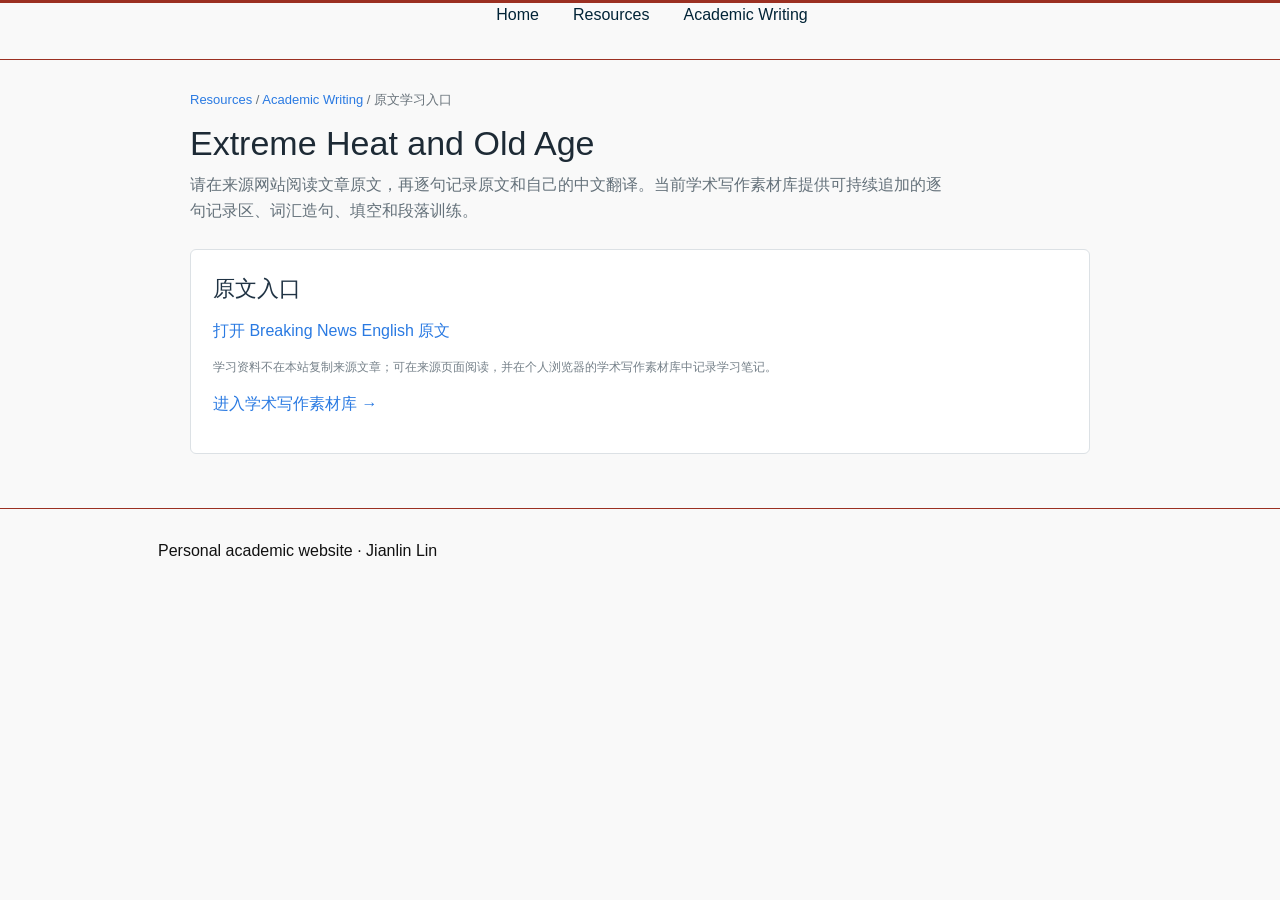
<file: resources/academic-writing/extreme-heat-old-age/index.html>
<!DOCTYPE html>
<html lang="zh-CN">
<head>
  <meta charset="utf-8">
  <meta name="viewport" content="width=device-width, initial-scale=1">
  <meta name="description" content="原文精读入口与学习记录说明。">
  <title>原文学习入口 | Academic Writing</title>
  <link rel="stylesheet" href="../../../main.css">
  <link rel="stylesheet" href="../../../styles.css">
  <link rel="stylesheet" href="https://maxcdn.bootstrapcdn.com/font-awesome/4.7.0/css/font-awesome.min.css">
</head>
<body>
  <header class="site-header"><div class="wrapper"><nav class="site-nav"><a class="page-link" href="../../../">Home</a><a class="page-link" href="../../">Resources</a><a class="page-link" href="../">Academic Writing</a></nav></div></header>
  <main class="page-content"><div class="wrapper lesson-page">
    <p class="lesson-breadcrumb"><a href="../../">Resources</a> / <a href="../">Academic Writing</a> / 原文学习入口</p>
    <h1 class="lesson-title">Extreme Heat and Old Age</h1>
    <p class="lesson-subtitle">请在来源网站阅读文章原文，再逐句记录原文和自己的中文翻译。当前学术写作素材库提供可持续追加的逐句记录区、词汇造句、填空和段落训练。</p>
    <section class="lesson-section">
      <h2>原文入口</h2>
      <p><a href="https://breakingnewsenglish.com/2608/260824-extreme-heat-and-old-age.html" target="_blank" rel="noopener noreferrer">打开 Breaking News English 原文</a></p>
      <p class="lesson-footnote">学习资料不在本站复制来源文章；可在来源页面阅读，并在个人浏览器的学术写作素材库中记录学习笔记。</p>
      <p><a href="../">进入学术写作素材库 →</a></p>
    </section>
  </div></main>
  <footer class="site-footer"><div class="wrapper"><p>Personal academic website · Jianlin Lin</p></div></footer>
  <script src="../../../script.js"></script>
</body>
</html>
</file>
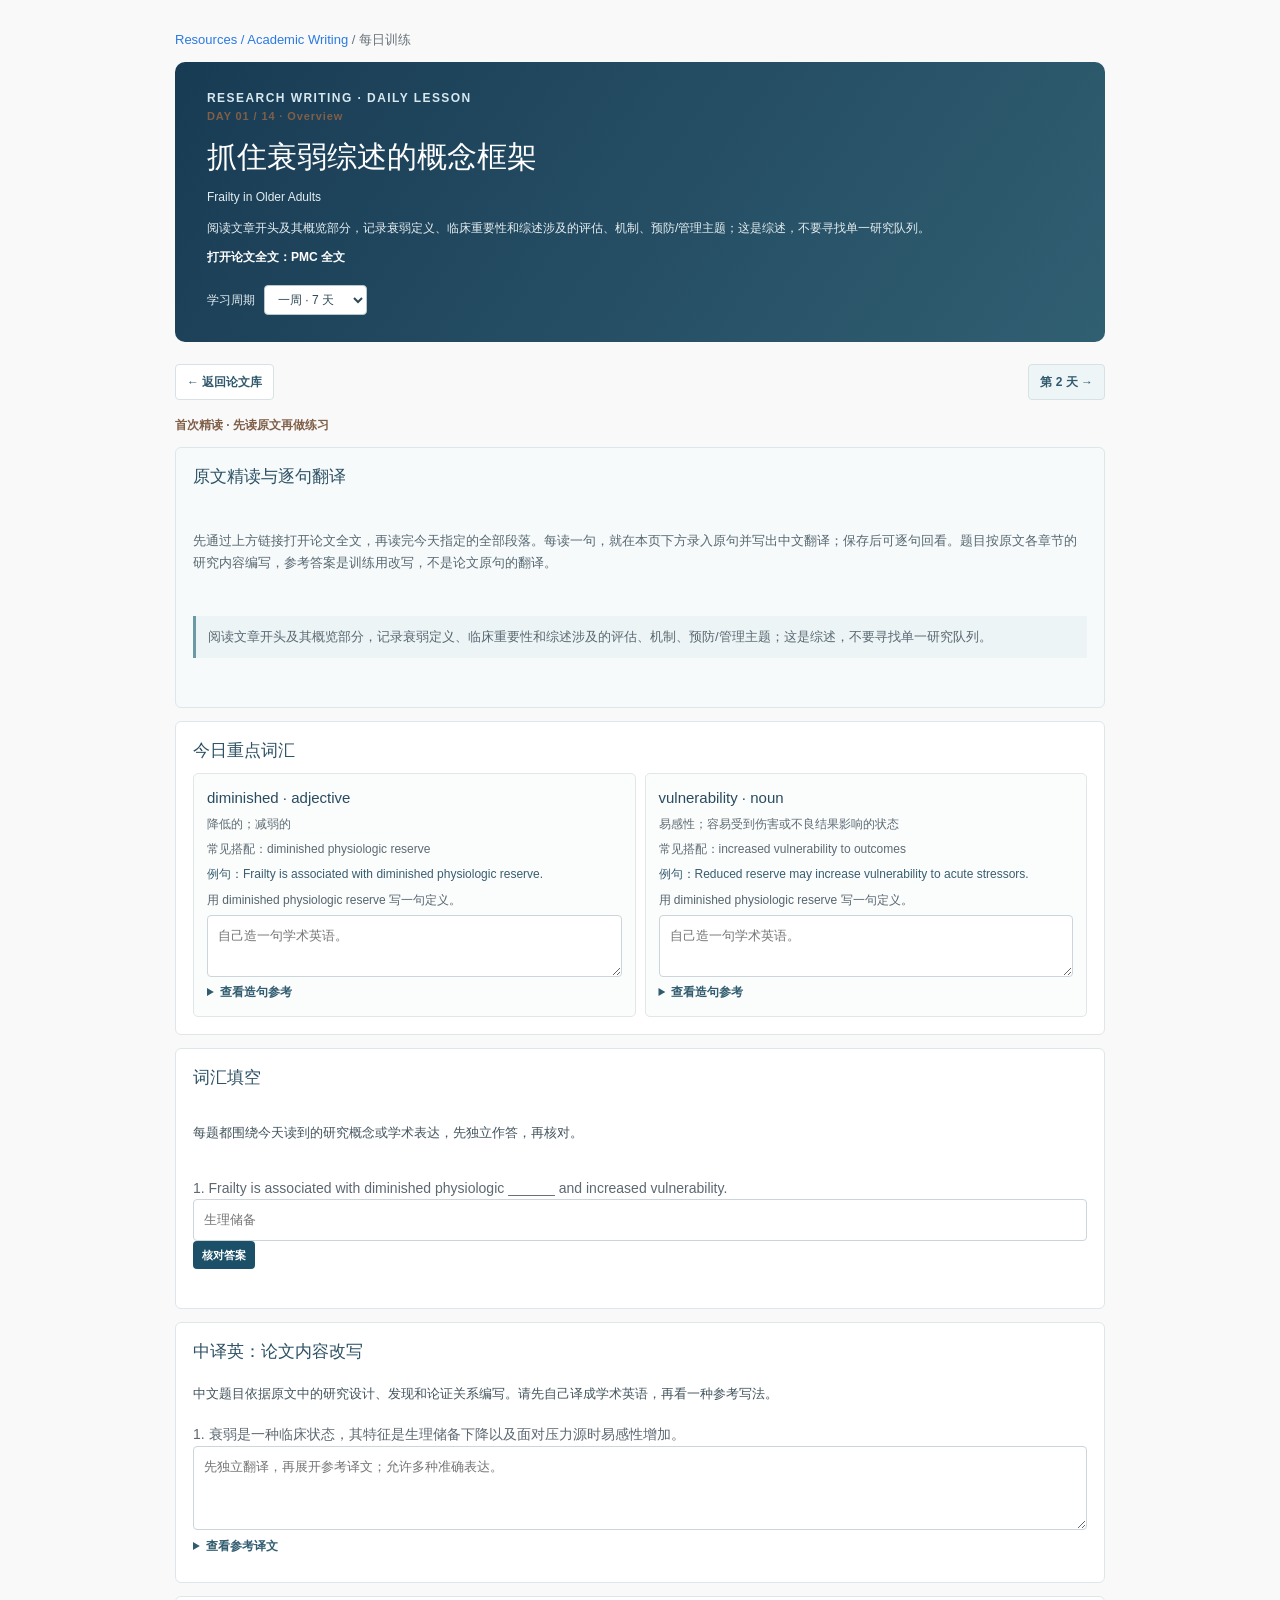
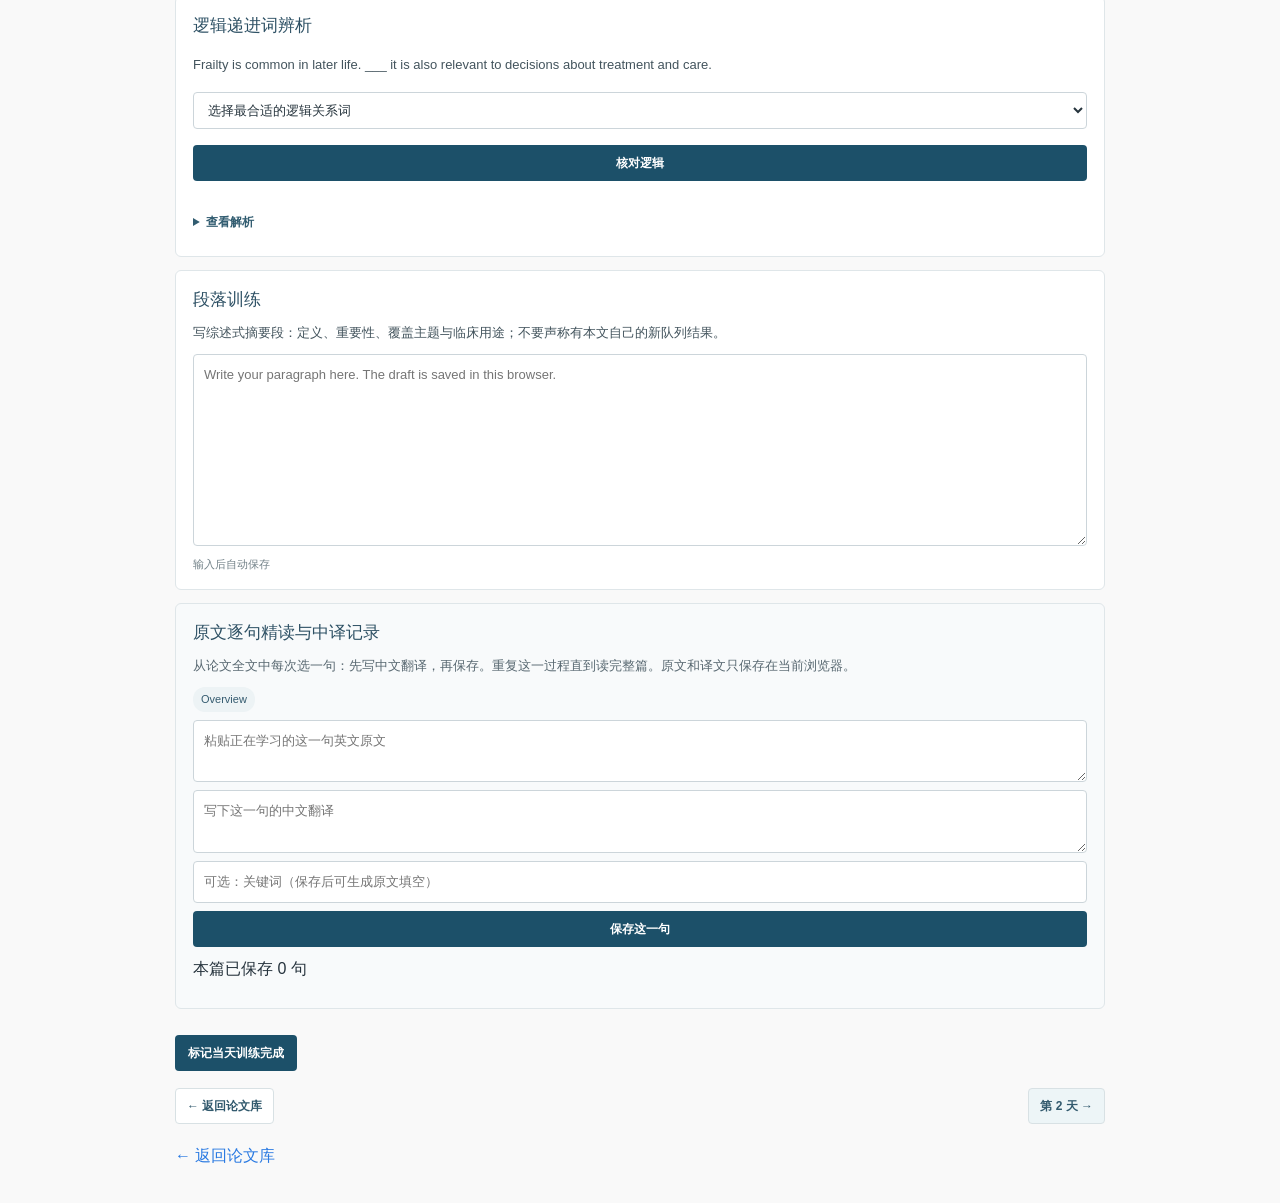
<file: resources/academic-writing/lessons/frailty-review/day-01.html>
<!DOCTYPE html>
<html lang="zh-CN">
<head>
  <meta charset="utf-8">
  <meta name="viewport" content="width=device-width, initial-scale=1">
  <meta name="description" content="独立的学术论文精读与写作训练页面：词汇、填空、翻译、逻辑和段落练习。">
  <title>Academic Writing Lab | Daily Lesson</title>
  <link rel="stylesheet" href="../../../../main.css">
  <link rel="stylesheet" href="../../../../styles.css?v=academic-library-20261116e">
</head>
<body>
  <main class="page-content"><div class="wrapper academic-app academic-lesson-app">
    <p class="lesson-breadcrumb"><a href="../../index.html">Resources / Academic Writing</a> / 每日训练</p>
    <header class="academic-hero lesson-hero">
      <div class="academic-kicker">RESEARCH WRITING · DAILY LESSON</div>
      <p class="lesson-day-label" id="lesson-day-label"></p>
      <h1 id="lesson-title">正在载入训练内容…</h1>
      <p class="lesson-paper-title" id="paper-title"></p>
      <p class="lesson-scope-preview" id="lesson-scope"></p>
      <a class="lesson-header-source" id="open-source-paper"></a>
      <div class="lesson-cycle-control"><label for="lesson-plan-length">学习周期</label><select id="lesson-plan-length"><option value="7">一周 · 7 天</option><option value="14">两周 · 14 天</option></select><span id="lesson-progress" aria-live="polite"></span></div>
    </header>
    <nav class="lesson-navigation" id="lesson-navigation" aria-label="每日训练导航"></nav>
    <div id="lesson-content" class="lesson-content"></div>
    <nav class="lesson-navigation lesson-navigation-bottom" id="lesson-navigation-bottom" aria-label="每日训练导航"></nav>
    <p class="resource-back-link"><a href="../../index.html#paper-library">← 返回论文库</a></p>
  </div></main>
  <script src="../../library-data.js?v=academic-library-20261116e"></script>
  <script src="../../lesson-page.js?v=academic-library-20261116e"></script>
</body>
</html>
</file>
<file: main.css>
body,
h1,
h2,
h3,
h4,
h5,
h6,
p,
blockquote,
pre,
hr,
dl,
dd,
ol,
ul,
figure {
    margin: 0;
    padding: 0
}

hr {
    display: block;
    -webkit-margin-before: 0.5em;
    -webkit-margin-after: 0.5em;
    -webkit-margin-start: auto;
    -webkit-margin-end: auto;
    border-style: inset;
    border-width: 1px
}

body,
html {
    height: 100%
}

body {
    z-index: initial;
    font-family: "Roboto", Helvetica, Arial, sans-serif;
    font-size: 16px;
    line-height: 1.5;
    font-weight: 300;
    color: #111;
    background-color: #f9f9f9;
    -webkit-text-size-adjust: 100%
}

body:after {
    display: none;
    content: url("images/background/background1.JPG") url("images/background/background2.jpg")
}

h1,
h2,
h3,
h4,
h5,
h6,
p,
blockquote,
pre,
ul,
ol,
dl,
figure,
.highlight {
    margin-bottom: 15px
}

img {
    max-width: 100%;
    vertical-align: middle
}

figure>img {
    display: block
}

figcaption {
    font-size: 14px
}

ul,
ol {
    margin-left: 30px
}

li>ul,
li>ol {
    margin-bottom: 0
}

h1,
h2,
h3,
h4,
h5,
h6 {
    font-weight: 300
}

a {
    color: #2a7ae2;
    text-decoration: none
}

a:visited {
    color: #1756a9
}

a:hover {
    color: #111;
    text-decoration: underline
}

blockquote {
    color: #828282;
    border-left: 4px solid #e8e8e8;
    padding-left: 15px;
    font-size: 18px;
    letter-spacing: -1px;
    font-style: italic
}

blockquote>:last-child {
    margin-bottom: 0
}

pre,
code {
    font-size: 15px;
    border: 1px solid #e8e8e8;
    border-radius: 3px;
    background-color: #eef
}

code {
    padding: 1px 5px
}

pre {
    padding: 8px 12px;
    overflow-x: scroll
}

pre>code {
    border: 0;
    padding-right: 0;
    padding-left: 0
}

.wrapper {
    max-width: -webkit-calc(1024px - (30px * 2));
    max-width: calc(1024px - (30px * 2));
    margin-right: auto;
    margin-left: auto;
    padding-right: 30px;
    padding-left: 30px
}

@media screen and (max-width: 800px) {
    .wrapper {
        max-width: -webkit-calc(1024px - (30px));
        max-width: calc(1024px - (30px));
        padding-right: 15px;
        padding-left: 15px
    }
}

.wrapper:after,
.footer-col-wrapper:after,
.cover:after,
.profile-wrapper:after {
    content: "";
    display: table;
    clear: both
}

.text-grey-light {
    color: #e8e8e8
}

.text-grey-bright {
    color: #fff
}

.text-grey {
    color: #828282
}

.site-header {
    border-top: 3px solid #9b3022;
    border-bottom: 1px solid #9b3022;
    min-height: 56px;
    position: relative
}

.site-title {
    font-size: 26px;
    font-weight: 400;
    font-family: 'Roboto', sans-serif, Helvetica;
    line-height: 56px;
    letter-spacing: -1px;
    margin-bottom: 0;
    float: left
}

.site-title,
.site-title:visited {
    color: #002336
}

.site-nav {
    display: flex;
    justify-content: center; /* This centers the links horizontally */
    align-items: center;      /* Aligns them vertically */
    line-height: 56px;
    z-index: 3;
}

/* .site-nav {
    float: right;
    line-height: 56px;
    z-index: 3
} */

.site-nav .menu-icon {
    display: none
}

.site-nav .page-link {
    font-weight: 400;
    color: #002336;
    line-height: 1.5
}

.site-nav .page-link:not(:first-child) {
    margin-left: 20px
}

@media screen and (max-width: 600px) {
    .site-nav {
        position: absolute;
        top: 9px;
        right: 30px;
        background-color: #f9f9f9;
        border: 1px solid #e8e8e8;
        border-radius: 5px;
        text-align: right
    }

    .site-nav .menu-icon {
        display: block;
        float: right;
        width: 36px;
        height: 26px;
        line-height: 0;
        padding-top: 10px;
        text-align: center
    }

    .site-nav .menu-icon>svg {
        width: 18px;
        height: 15px
    }

    .site-nav .menu-icon>svg path {
        fill: #113f7c
    }

    .site-nav .trigger {
        clear: both;
        display: none
    }

    .site-nav:hover .trigger {
        display: block;
        padding-bottom: 5px
    }

    .site-nav .page-link {
        font-weight: 400;
        display: block;
        padding: 5px 10px
    }
}

.site-footer {
    border-top: 1px solid #9b3022;
    padding: 30px 0
}

.footer-heading {
    font-size: 18px;
    margin-bottom: 15px
}

.contact-list,
.social-media-list {
    list-style: none;
    margin-left: 0
}

.footer-col-wrapper {
    font-size: 15px;
    color: #828282;
    margin-left: -15px
}

.footer-col {
    float: left;
    margin-bottom: 15px;
    padding-left: 15px
}

.footer-col-1 {
    width: -webkit-calc(25% - (30px / 2));
    width: calc(25% - (30px / 2))
}

.footer-col-2 {
    width: -webkit-calc(35% - (30px / 2));
    width: calc(35% - (30px / 2))
}

.footer-col-3 {
    width: -webkit-calc(40% - (30px / 2));
    width: calc(40% - (30px / 2))
}

@media screen and (max-width: 800px) {

    .footer-col-1,
    .footer-col-2 {
        width: -webkit-calc(50% - (30px / 2));
        width: calc(50% - (30px / 2))
    }

    .footer-col-3 {
        width: -webkit-calc(100% - (30px / 2));
        width: calc(100% - (30px / 2))
    }
}

@media screen and (max-width: 600px) {
    .footer-col {
        float: none;
        width: -webkit-calc(100% - (30px / 2));
        width: calc(100% - (30px / 2))
    }
}

.page-content {
    padding: 30px 0
}

.text-center {
    text-align: center
}

.sm-heading {
    font-size: 20px;
    font-color: #9b3022;
    font-weight: 300
}

.md-heading {
    font-size: 24px;
    font-color: #9b3022;
    font-weight: 400
}

.lg-heading {
    font-size: 30px;
    font-color: #9b3022;
    font-weight: 600
}

.custom-button {
    font-size: 20px; /* Larger font size */
    background-color: transparent; /* Transparent background */
    border: none; /* Remove border */
    cursor: pointer; /* Pointer cursor on hover */
    color: #0077B5; /* Text color */
    padding: 5px 5px; /* Add padding */
    outline: none; /* Remove focus outline */
}

.custom-button:hover {
    color: #0056b3; /* Darker color on hover */
    text-decoration: none; /* Remove underline on hover */
    transition: color 0.3s ease; /* Smooth hover effect */
}


.button {
    padding: 10px;
    margin-top: 25px
}

.button a {
    border: solid 1px #e0e0e0;
    border-radius: 0.2rem;
    color: #868686;
    display: inline-block;
    text-align: center;
    padding: 0.5rem 2.0rem;
    text-decoration: none
}

.button em {
    border: solid 1px #e0e0e0;
    border-radius: 0.2rem;
    color: #868686;
    display: inline-block;
    text-align: center;
    padding: 0.5rem 0.9rem
}

.button>.heading>a:hover {
    color: #fff;
    background-color: #292929;
    border: solid 1px #292929
}

.highlight {
    background: #fff
}

.highlight .c {
    color: #998;
    font-style: italic
}

.highlight .err {
    color: #a61717;
    background-color: #e3d2d2
}

.highlight .k {
    font-weight: bold
}

.highlight .o {
    font-weight: bold
}

.highlight .cm {
    color: #998;
    font-style: italic
}

.highlight .cp {
    color: #999;
    font-weight: bold
}

.highlight .c1 {
    color: #998;
    font-style: italic
}

.highlight .cs {
    color: #999;
    font-weight: bold;
    font-style: italic
}

.highlight .gd {
    color: #000;
    background-color: #fdd
}

.highlight .gd .x {
    color: #000;
    background-color: #faa
}

.highlight .ge {
    font-style: italic
}

.highlight .gr {
    color: #a00
}

.highlight .gh {
    color: #999
}

.highlight .gi {
    color: #000;
    background-color: #dfd
}

.highlight .gi .x {
    color: #000;
    background-color: #afa
}

.highlight .go {
    color: #888
}

.highlight .gp {
    color: #555
}

.highlight .gs {
    font-weight: bold
}

.highlight .gu {
    color: #aaa
}

.highlight .gt {
    color: #a00
}

.highlight .kc {
    font-weight: bold
}

.highlight .kd {
    font-weight: bold
}

.highlight .kp {
    font-weight: bold
}

.highlight .kr {
    font-weight: bold
}

.highlight .kt {
    color: #458;
    font-weight: bold
}

.highlight .m {
    color: #099
}

.highlight .s {
    color: #d14
}

.highlight .na {
    color: teal
}

.highlight .nb {
    color: #0086B3
}

.highlight .nc {
    color: #458;
    font-weight: bold
}

.highlight .no {
    color: teal
}

.highlight .ni {
    color: purple
}

.highlight .ne {
    color: #900;
    font-weight: bold
}

.highlight .nf {
    color: #900;
    font-weight: bold
}

.highlight .nn {
    color: #555
}

.highlight .nt {
    color: navy
}

.highlight .nv {
    color: teal
}

.highlight .ow {
    font-weight: bold
}

.highlight .w {
    color: #bbb
}

.highlight .mf {
    color: #099
}

.highlight .mh {
    color: #099
}

.highlight .mi {
    color: #099
}

.highlight .mo {
    color: #099
}

.highlight .sb {
    color: #d14
}

.highlight .sc {
    color: #d14
}

.highlight .sd {
    color: #d14
}

.highlight .s2 {
    color: #d14
}

.highlight .se {
    color: #d14
}

.highlight .sh {
    color: #d14
}

.highlight .si {
    color: #d14
}

.highlight .sx {
    color: #d14
}

.highlight .sr {
    color: #009926
}

.highlight .s1 {
    color: #d14
}

.highlight .ss {
    color: #990073
}

.highlight .bp {
    color: #999
}

.highlight .vc {
    color: teal
}

.highlight .vg {
    color: teal
}

.highlight .vi {
    color: teal
}

.highlight .il {
    color: #099
}

.cover {
    max-width: 100%;
    height: 320px;
    z-index: initial;
    margin-right: auto;
    margin-left: auto;
    padding-right: 0px;
    padding-left: 0px
}

@media screen and (max-width: 800px) {
    .cover {
        max-width: -webkit-calc(1024px - (30px));
        max-width: calc(1024px - (30px));
        padding-right: 15px;
        padding-left: 15px
    }
}

@media screen and (max-width: 600px) {
    .cover {
        height: 400px
    }
}

.shallow-bg {
    /* background-image: url("images/background/background1.JPG"); */
    background-image: url("images/background/background_hkust_2.jpg");
    background-size: cover;
    background-repeat: no-repeat;
    background-position: center center
}

.deep-bg {
    background-image: url("images/background/background2.JPG");
    background-size: cover;
    background-repeat: no-repeat;
    background-position: center center
}

.profile-wrapper {
    border-radius: 25px;
    position: relative;
    top: 20%;
    width: 600px;
    margin-left: auto;
    margin-right: auto
}

@media screen and (max-width: 600px) {
    .profile-wrapper {
        top: 5%;
        border-radius: 25px;
        position: relative;
        width: -webkit-calc(90% - (30px / 2));
        width: calc(90% - (30px / 2));
        margin-left: auto;
        margin-right: auto
    }
}

.wrapper-light {
    background-color: rgba(255, 255, 255, 0.8)
}

.wrapper-dark {
    background-color: rgba(150, 150, 150, 0.8)
}

.profile-col {
    float: left !important;
    margin-top: 30px;
    margin-bottom: 30px;
    margin-left: auto;
    margin-right: auto;
    text-align: center
}

.profile-col-1 {
    width: -webkit-calc(40% - (30px / 2));
    width: calc(40% - (30px / 2))
}

.profile-col-2 {
    width: -webkit-calc(60% - (30px / 2));
    width: calc(60% - (30px / 2))
}

@media screen and (max-width: 800px) {

    .profile-col-1,
    .profile-col-2 {
        width: -webkit-calc(50% - (30px / 2));
        width: calc(50% - (30px / 2))
    }
}

@media screen and (max-width: 600px) {
    .profile-col {
        position: relative;
        margin: 10px auto;
        float: none;
        width: -webkit-calc(100%);
        width: calc(100%)
    }
}

.circle-img {
    margin: 0px auto;
    width: 168px;
    border-width: 4px;
    border-style: solid;
    border-radius: 50%
}

.border-dark {
    border-color: #292929
}

.border-bright {
    border-color: #fff
}

.border-light {
    border-color: #e8e8e8
}

.circle-img-light {
    margin: 0px auto;
    width: 168px;
    border-width: 3px;
    border-style: solid;
    border-radius: 50%
}

#my-name {
    font-size: 32px;
    font-weight: bold;
    color: #292929
}

#my-title {
    font-size: 20px;
    color: #292929;
    font-weight: 200
}

#my-email {
    font-size: 16px;
    color: #292929;
    font-weight: 160
}

#my-desc-title {
    font-size: 28px;
    color: #fff;
    font-weight: bold
}

#my-desc-content {
    font-size: 18px;
    color: #e8e8e8;
    font-weight: 200
}

@media screen and (max-width: 600px) {
    #my-title {
        display: none
    }
}

.preview {
    text-overflow: ellipsis;
    overflow: hidden
}

.hide {
    display: none
}

.maxim {
    background-color: #e8e8e8;
    margin: 10px 10px 10px 10px;
    padding: 10px 10px 10px 20px;
    border-radius: 4px;
    color: #002336
}

@media screen and (max-width: 600px) {
    .maxim {
        padding: 2px;
        margin: 2px
    }
}

.maxim>div>strong,
.maxim>p>strong,
.maxim>strong {
    color: #9b3022
}

.maxim>div>b,
.maxim>p>b,
.maxim>b {
    color: #00a200
}

.maxim>div>s,
.maxim>s {
    color: #00a200
}

.maxim>div>em,
.maxim>em {
    color: #002336;
    font-weight: 400
}

.maxim>div>i,
.maxim>i {
    color: #0077B5;
    font-weight: 400
}

.maxim>div>u,
.maxim>u {
    color: #4d004d;
    font-weight: 400
}

.maxim>div {
    margin: 5px
}

.text-right {
    text-align: right
}

.text-left {
    text-align: left
}

.text-center {
    text-align: center
}

hr.soft {
    border: 0;
    height: 1px;
    background-image: -webkit-linear-gradient(left, transparent, rgba(0, 0, 0, 0.75), transparent);
    background-image: -moz-linear-gradient(left, transparent, rgba(0, 0, 0, 0.75), transparent);
    background-image: -ms-linear-gradient(left, transparent, rgba(0, 0, 0, 0.75), transparent);
    background-image: -o-linear-gradient(left, transparent, rgba(0, 0, 0, 0.75), transparent);
    padding: 0;
    margin: 0
}

.back-to-top {
    position: fixed;
    bottom: 2em;
    right: 0px;
    text-decoration: none;
    color: #35DACA;
    background-color: rgba(235, 235, 235, 0.8);
    font-size: 16px;
    font-weight: bold;
    padding: 1em;
    display: none
}

.back-to-top:hover {
    background-color: rgba(135, 135, 135, 0.5)
}

.social-icon {
    width: 40px;
    height: 40px;
    display: inline-block
}

.icon-button {
    background-color: white;
    border-radius: 3.6rem;
    cursor: pointer;
    display: inline-block;
    font-size: 2.0rem;
    height: 3.6rem;
    line-height: 3.6rem;
    margin: 0 5px;
    position: relative;
    text-align: center;
    -webkit-user-select: none;
    -moz-user-select: none;
    -ms-user-select: none;
    user-select: none;
    width: 3.6rem
}

.icon-button span {
    border-radius: 0;
    display: block;
    height: 0;
    left: 50%;
    margin: 0;
    position: absolute;
    top: 50%;
    -webkit-transition: all 0.3s;
    -moz-transition: all 0.3s;
    -o-transition: all 0.3s;
    transition: all 0.3s;
    width: 0
}

.icon-button:hover span {
    width: 3.6rem;
    height: 3.6rem;
    border-radius: 3.6rem;
    margin: -1.8rem
}

.twitter span {
    background-color: #4099ff
}

.facebook span {
    background-color: #3B5998
}

.linkedin span {
    background-color: #0077B5
}

.github span {
    background-color: #000
}

.icon-button i {
    background: none;
    color: white;
    height: 3.6rem;
    left: 0;
    line-height: 3.6rem;
    position: absolute;
    top: 0;
    -webkit-transition: all 0.3s;
    -moz-transition: all 0.3s;
    -o-transition: all 0.3s;
    transition: all 0.3s;
    width: 3.6rem;
    z-index: 10
}

.icon-button .icon-twitter {
    color: #4099ff
}

.icon-button .icon-facebook {
    color: #3B5998
}

.icon-button .icon-github {
    color: #000
}

.icon-button .icon-linkedin {
    color: #0077B5
}


.icon-button:hover .icon-twitter,
.icon-button:hover .icon-facebook,
.icon-button:hover .icon-github,
.icon-button:hover .icon-linkedin {
    color: white
}

.timeline-brief,
.timeline {
    font-family: 'Roboto', sans-serif, Helvetica;
    margin-top: 10px;
    margin-bottom: 10px;
    font-size: 20px;
    font-weight: 400
}

.timeline-body {
    padding: 0
}

.timeline-start {
    width: -webkit-calc(100% - 2 * (20px));
    width: calc(100% - 2 * (20px));
    text-align: center;
    padding: 20px
}

.timeline-item:before {
    width: 11px;
    height: 11px;
    background: #333;
    content: "";
    display: block;
    position: absolute;
    border-radius: 5px
}

.timeline-item {
    width: -webkit-calc(50% - (20px));
    width: calc(50% - (20px));
    position: relative
}

.timeline-item:nth-child(odd):before {
    left: -8px
}

.timeline-item:nth-child(odd):after {
    left: -8px;
    bottom: 0
}

.timeline-item:nth-child(odd) {
    margin-left: 50%;
    padding-left: 20px;
    border-left: 5px solid #333;
    text-align: left
}

.timeline-item:nth-child(even) {
    margin-right: -webkit-calc(50% + (20px));
    margin-right: calc(50% + (20px));
    padding-right: 20px;
    border-right: 5px solid #333;
    text-align: right
}

.timeline-item:nth-child(even):before {
    right: -8px
}

.timeline-item:nth-child(even):after {
    right: -8px
}

.timeline-date {
    font-size: 16px;
    font-weight: 600;
    color: #113f7c
}

.timeline-title {
    font-size: 20px;
    font-weight: 500;
    font-family: 'Roboto', sans-serif;
    color: #9b3022
}

.timeline-desc {
    font-size: 16px;
    font-weight: 200
}

.timeline-host {
    font-size: 14px;
    font-weight: 400
}

.timeline>.timeline-body>.timeline-item:last-child:after {
    bottom: 0;
    width: 11px;
    height: 11px;
    background: #333;
    content: "";
    display: block;
    position: absolute;
    border-radius: 5px
}

.timeline>.timeline-body>.timeline-item:last-child:nth-child(even) {
    vertical-align: middle;
    min-height: 200px;
    border-right: 5px dashed #333
}

.timeline>.timeline-body>.timeline-item:last-child:nth-child(odd) {
    vertical-align: middle;
    min-height: 200px;
    border-left: 5px dashed #333
}

@media screen and (max-width: 600px) {
    .timeline-start {
        min-height: 50px;
        padding: 0 0 0 5px;
        text-align: left;
        border-left: 5px dashed #333;
        width: 100%;
        padding-left: 5px;
        margin-left: 5px
    }

    .timeline-start:after {
        left: 17px;
        width: 11px;
        height: 11px;
        background: #333;
        content: "";
        display: block;
        position: absolute;
        border-radius: 5px
    }

    .timeline-item,
    .timeline-item:nth-child(odd),
    .timeline-item:nth-child(even) {
        min-height: 0;
        text-align: left;
        border-left: 5px solid #333;
        border-right: 0px;
        width: 100%;
        padding-left: 5px;
        margin-left: 5px;
        margin-right: 0px;
        padding-right: 0px
    }

    .timeline>.timeline-body>.timeline-item:last-child:nth-child(odd),
    .timeline>.timeline-body>.timeline-item:last-child:nth-child(even) {
        min-height: 0;
        text-align: left;
        border-left: 5px solid #333;
        border-right: 0px;
        width: 100%;
        padding-left: 5px;
        margin-left: 5px;
        margin-right: 0px;
        padding-right: 0px
    }

    .timeline-item:before {
        left: -8px
    }

    .timeline-item:after {
        left: -8px
    }

    .timeline-date {
        font-size: 14px
    }

    .timeline-title {
        font-size: 16px
    }

    .timeline-desc {
        font-size: 12px
    }

    .timeline-host {
        font-size: 10px
    }
}

.toy-list {
    margin-left: 0;
    list-style: none
}

.toy-list>li {
    margin-bottom: 30px
}

.toy-heading {
    font-size: 42px;
    font-weight: 300;
    letter-spacing: -1px;
    line-height: 1.5;
    border-bottom: 2px solid #424242
}

.toy-item {
    border: thin solid #c0c0c0;
    text-align: center
}

.toy-meta {
    font-size: 14px;
    color: #828282
}

.toy-link {
    display: block;
    font-size: 24px
}

.toy-header {
    margin-bottom: 30px
}

.toy-title {
    font-size: 42px;
    letter-spacing: -1px;
    line-height: 1
}

@media screen and (max-width: 800px) {
    .toy-title {
        font-size: 36px
    }
}

.toy-content {
    margin-bottom: 30px
}

.toy-content h2 {
    font-size: 32px
}

@media screen and (max-width: 800px) {
    .toy-content h2 {
        font-size: 28px
    }
}

.toy-content h3 {
    font-size: 26px
}

@media screen and (max-width: 800px) {
    .toy-content h3 {
        font-size: 22px
    }
}

.toy-content h4 {
    font-size: 20px
}

@media screen and (max-width: 800px) {
    .toy-content h4 {
        font-size: 18px
    }
}

.count-down-digit {
    font-size: 28px
}

@media screen and (max-width: 800px) {
    .count-down-digit {
        font-size: 20px
    }
}

@media screen and (max-width: 600px) {
    .count-down-digit {
        font-size: 24px
    }
}

.count-down-heading {
    font-size: 50px
}

@media screen and (max-width: 800px) {
    .count-down-heading {
        font-size: 40px
    }
}

@media screen and (max-width: 600px) {
    .count-down-heading {
        font-size: 30px
    }
}

.count-down {
    width: 100%;
    height: 40%;
    text-align: center;
    font-size: 20px
}

.hidden {
    display: none
}

li.float-right {
    float: right
}

li.float-left {
    float: left
}

div.paginate-container {
    background: #f9f9f9;
    padding: 1rem;
    margin-top: 3rem;
    border-radius: 0.2rem;
    text-align: center;
    width: -webkit-calc(100% - 2rem);
    width: calc(100% - 2rem)
}

div.paginate-container ul {
    width: 100%;
    margin: 0px;
    padding-left: 0px
}

.pagination>ul,
.pagination>ul>li {
    list-style: none;
    display: inline-block;
    padding-left: 0px
}

.pagination>ul>li:hover a {
    color: #fff;
    background-color: #292929;
    border: solid 1px #292929
}

.pagination>ul>li.active a {
    color: #fff;
    background-color: #292929;
    border: solid 1px #292929
}

.pagination>ul>li.deactive a {
    background-color: #e8e8e8;
    border: solid 1px #f2f2f2
}

.pagination>ul>li a {
    border: solid 1px #e0e0e0;
    border-radius: 0.2rem;
    color: #868686;
    display: inline-block;
    text-align: center;
    padding: 0.5rem 0.9rem
}

.pagination>ul>li em {
    border: solid 1px #e0e0e0;
    border-radius: 0.2rem;
    color: #868686;
    display: inline-block;
    text-align: center;
    padding: 0.5rem 0.9rem
}

div.paginate-container li:first-child a {
    display: inline-block
}

div.paginate-container li:first-child a:after {
    content: "First page"
}

div.paginate-container li:nth-child(2) a {
    display: inline-block
}

div.paginate-container li:nth-child(3) a {
    display: inline-block
}

div.paginate-container li:nth-child(4) a {
    display: inline-block
}

div.paginate-container li:nth-child(5) a {
    display: inline-block
}

div.paginate-container li:nth-child(6) a {
    display: inline-block
}

div.paginate-container li:nth-child(7) a {
    display: inline-block
}

div.paginate-container li:nth-child(8) a {
    display: inline-block
}

div.paginate-container li:nth-child(9) a {
    display: inline-block
}

div.paginate-container li:nth-child(10) a {
    display: inline-block
}

div.paginate-container li:nth-child(11) a {
    display: inline-block
}

div.paginate-container li:nth-child(12) a {
    display: inline-block
}

div.paginate-container li:nth-child(2) a {
    display: inline-block
}

div.paginate-container li:nth-child(2) a:after {
    content: "<"
}

div.paginate-container li:last-child a {
    display: inline-block
}

div.paginate-container li:last-child a:after {
    content: ">"
}

div.paginate-container li:nth-last-child(2) a {
    display: inline-block
}

div.paginate-container li:nth-last-child(2) a:after {
    content: "Last page"
}

@media screen and (max-width: 800px) {
    div.paginate-container li:first-child {
        display: inline-block
    }

    div.paginate-container li:first-child a:after {
        content: "First"
    }

    div.paginate-container li:nth-child(2) {
        display: inline-block
    }

    div.paginate-container li:nth-child(2) a:after {
        content: "<"
    }

    div.paginate-container li:last-child {
        display: inline-block
    }

    div.paginate-container li:last-child a:after {
        content: ">"
    }

    div.paginate-container li:nth-last-child(2) {
        display: inline-block
    }

    div.paginate-container li:nth-last-child(2) a:after {
        content: "Last"
    }
}

@media screen and (max-width: 600px) {
    div.paginate-container li {
        display: none
    }

    div.paginate-container li:nth-child(2) a {
        display: inline-block
    }

    div.paginate-container li:nth-child(3) a {
        display: inline-block
    }

    div.paginate-container li:nth-child(4) a {
        display: inline-block
    }

    div.paginate-container li:nth-child(5) a {
        display: inline-block
    }

    div.paginate-container li.active {
        display: inline
    }

    div.paginate-container li:first-child {
        display: inline
    }

    div.paginate-container li:first-child a:after {
        content: "First"
    }

    div.paginate-container li:nth-last-child(2) {
        display: inline
    }

    div.paginate-container li:nth-last-child(2) a:after {
        content: "Last"
    }

    div.paginate-container li:nth-child(2) {
        display: inline
    }

    div.paginate-container li:nth-child(2) a:after {
        content: "<"
    }

    div.paginate-container li:last-child {
        display: inline
    }

    div.paginate-container li:last-child a:after {
        content: ">"
    }
}

.publications {
    max-width: -webkit-calc(100% - (30px / 2));
    max-width: calc(100% - (30px / 2));
    margin-top: 10px;
    font-family: 'Roboto', sans-serif, Helvetica
}

.pub-list {
    overflow: auto
}

.pub {
    /* border-top: thin solid #c0c0c0; */
    /* radius: 15px; */
    /* float: left !important; */
    margin-top: 5px;
    margin-bottom: 15px;
    /* padding-top: 15px; */
    overflow: auto
}

.pub-left {
    float: left;
    width: -webkit-calc(40% - (30px / 2));
    width: calc(40% - (30px / 2));
    text-align: center;
    margin-left: auto;
    margin-right: auto
}

/* .pub-left>.intro-img {
    width: 280px;
    border-style: solid;
    border-color: #9b3022
} */

.pub-left > .intro-img {
    width: 280px; /* Set your desired width */
    height: 130px; /* Set your desired height */
    border-style: solid;
    border-color: #9b3022;
    object-fit: contain; /* Ensures the image fills the container while maintaining aspect ratio */
    object-position: center; /* Centers the image inside the container */
}


.pub-right {
    float: right;
    width: -webkit-calc(60% - (30px / 2));
    width: calc(60% - (30px / 2))
}

@media screen and (max-width: 800px) {

    .pub-left,
    .pub-right {
        float: none;
        margin: 10px auto;
        width: -webkit-calc(100% - (30px / 2));
        width: calc(100% - (30px / 2))
    }
}

@media screen and (max-width: 600px) {
    .pub {
        position: relative;
        margin: 10px auto;
        float: none;
        width: -webkit-calc(100% - (30px / 2));
        width: calc(100% - (30px / 2))
    }
}

.pub-right>.title {
    font-weight: 600
}

.pub-right>.authors>.author {
    color: #0077B5;
    font-weight: 400
}

.pub-right>.tags>.tag {
    color: #9b3022;
    font-weight: 500;
    font-size: 14px
}

.pub-right>.desc>p {
    margin: auto
}

.pub-right>.publish {
    float: right
}

.pub-right>.publish>.publisher {
    color: #002336;
    font-size: 16px
}

.pub-right>.publish>.status {
    color: #9b3022;
    font-weight: 800;
    font-size: 16px
}

@media screen and (max-width: 600px) {
    .pub-right>.publish>.status {
        display: none
    }
}

.pub-right>.publish>.place {
    color: #0077B5;
    font-weight: 500;
    font-size: 16px
}

@media screen and (max-width: 600px) {
    .pub-right>.publish>.place {
        display: none
    }
}

.bio {
    max-width: -webkit-calc(100% - (30px / 2));
    max-width: calc(100% - (30px / 2));
    margin-top: 10px;
    margin-bottom: 10px;
    margin-left: auto;
    margin-right: auto
}

@media screen and (max-width: 600px) {
    .bio {
        max-width: -webkit-calc(100% - (30px / 2));
        max-width: calc(100% - (30px / 2))
    }
}

.bio-body {
    margin: 5px;
    padding: 0px
}

.posts {
    max-width: -webkit-calc(96% - (30px / 2));
    max-width: calc(96% - (30px / 2));
    margin-top: 30px;
    margin-left: auto;
    margin-right: auto
}

@media screen and (max-width: 600px) {
    .posts {
        max-width: -webkit-calc(100% - (30px / 2));
        max-width: calc(100% - (30px / 2))
    }
}

.post-list {
    margin-left: 0;
    list-style: none
}

.post-list>li {
    margin-bottom: 30px
}

.post-item {
    border-top: thin solid #c0c0c0
}

.post-meta {
    font-size: 14px;
    color: #828282
}

.post-link {
    display: block;
    font-size: 24px
}

.post-header {
    margin-bottom: 30px
}

.post-title {
    font-size: 42px;
    letter-spacing: -1px;
    line-height: 1
}

@media screen and (max-width: 800px) {
    .post-title {
        font-size: 36px
    }
}

.post-content {
    margin-bottom: 30px
}

.post-content h2 {
    font-size: 32px
}

@media screen and (max-width: 800px) {
    .post-content h2 {
        font-size: 28px
    }
}

.post-content h3 {
    font-size: 26px
}

@media screen and (max-width: 800px) {
    .post-content h3 {
        font-size: 22px
    }
}

.post-content h4 {
    font-size: 20px
}

@media screen and (max-width: 800px) {
    .post-content h4 {
        font-size: 18px
    }
}

.project-header {
    max-width: -webkit-calc(96% - (30px / 2));
    max-width: calc(96% - (30px / 2))
}

@media screen and (max-width: 600px) {
    .project-header {
        max-width: -webkit-calc(100% - (30px / 2));
        max-width: calc(100% - (30px / 2))
    }
}

.project-header>h1 {
    font-size: 20pt;
    font-weight: 800;
    text-align: center
}

.project-header>.project-meta {
    font-size: 14px;
    color: #292929;
    float: right
}

.project-header>.project-contributors {
    margin-left: auto;
    margin-right: auto;
    width: -webkit-calc(96% - (30px / 4));
    width: -calc(96%-30px / 4)
}

.project-contributor {
    margin-left: 5pt;
    margin-right: 5pt;
    float: left;
    font-weight: 600;
    color: #0077B5
}

.footnote {
    font-size: 14px;
    color: #828282;
    float: left
}

.project-thumbnail,
.project-figure {
    margin-top: 10pt;
    margin-bottom: 10pt;
    margin: auto;
    width: -webkit-calc(96%);
    width: -calc(96%)
}

.project-figure>img {
    align: middle
}

.project-thumbnail>img {
    align: middle;
    border: solid
}

.project-desc {
    background-color: #e8e8e8;
    margin: 10px 10px 10px 10px;
    padding: 10px 10px 10px 20px;
    border-radius: 4px;
    color: #002336
}

@media screen and (max-width: 600px) {
    .project-desc {
        padding: 2px;
        margin: 2px
    }
}

.project-desc>div>strong,
.project-desc>p>strong,
.project-desc>strong {
    color: #9b3022
}

.project-desc>.tags {
    font-weight: 600
}

.project-desc>.tag,
.project-desc>.tags>.tag {
    color: #9b3022
}

.publisher {
    color: #00a200;
    font-size: 14px;
    font-weight: 600
}

.project-content {
    margin-bottom: 30px
}

.project-content h2 {
    font-size: 32px
}

@media screen and (max-width: 800px) {
    .project-content h2 {
        font-size: 28px
    }
}

.project-content h3 {
    font-size: 26px
}

@media screen and (max-width: 800px) {
    .project-content h3 {
        font-size: 22px
    }
}

.project-content h4 {
    font-size: 20px
}

@media screen and (max-width: 800px) {
    .project-content h4 {
        font-size: 18px
    }
}

.card-container {
    display: flex;
    justify-content: center;
    gap: 4px 2px;  /* row gap 24px, column gap 32px */
    flex-wrap: wrap;
    width: 940px; /* 控制最大宽度，2列布局 */
    margin: 0 auto;
  }
  
  .github-card {
    border: 1.5px solid #e5e7eb;
    border-radius: 8px;
    padding: 16px;
    background-color: white;
    margin-bottom: 2px;
    width: 430px;
    font-family: system-ui, sans-serif;
    font-size: 14px;
    color: #333;
  }
  
  .github-card a {
    color: #1a1a1a;
    text-decoration: none;
  }
  
  .github-card a:hover {
    color: #2563eb;
    text-decoration: underline;
  }
  
  .github-card .repo-link {
    font-weight: 500;
    font-size: 14px;
  }
  
  .github-card .label {
    display: inline-block;
    margin-left: 8px;
    padding: 2px 8px;
    border: 1px solid #d1d5db;
    border-radius: 9999px;
    font-size: 12px;
    color: #6b7280;
  }
  
  .github-card .description {
    margin-top: 8px;
    font-size: 11px;
    color: #6b7280;
  }
  
  .github-card .meta {
    margin-top: 12px;
    display: flex;
    align-items: center;
    font-size: 13px;
    color: #6b7280;
  }
  
  .github-card .dot {
    display: inline-block;
    width: 10px;
    height: 10px;
    background-color: #2563eb;
    border-radius: 50%;
    margin-right: 6px;
  }
  
  .github-card .meta a {
    display: inline-flex;
    align-items: center;
    margin-left: 16px;
    color: #6b7280;
  }
  
  .github-card .meta a:hover {
    color: #2563eb;
  }
  
  .github-card svg {
    width: 16px;
    height: 16px;
    margin-right: 4px;
  }
</file>
<file: styles.css>
/* Small additions for Jianlin Lin's version of the reference page template. */
.shallow-bg {
  background-image: linear-gradient(rgba(246, 249, 251, .16), rgba(246, 249, 251, .16)), url("assets/macau-landmark-hero-optimized.jpg");
  background-position: center center;
  background-size: 100% auto;
  background-repeat: no-repeat;
  background-color: #c6d9e7;
}
.site-nav .menu-icon {
  border: 0;
  color: #113f7c;
  background: transparent;
  cursor: pointer;
  font-size: 19px;
}
.site-nav .trigger.open { display: block; }
.language-toggle { margin-left: 14px; border: 1px solid #113f7c; border-radius: 3px; padding: 4px 9px; color: #113f7c; background: #fff; cursor: pointer; font: inherit; }
.sr-only { position:absolute; width:1px; height:1px; padding:0; margin:-1px; overflow:hidden; clip:rect(0,0,0,0); white-space:nowrap; border:0; }
.bio-columns { display:grid; grid-template-columns:1fr 1fr; gap:24px; clear:both; }
.bio-column { width:auto!important; float:none!important; }
.education-school-heading { display:flex; align-items:center; gap:9px; min-height:34px; margin:12px 0 4px; }
.education-school-heading b, .education-school-name { display:block; }
.education-school-logo { display:block; width:30px; height:34px; object-fit:contain; }
.education-logo-link { display:inline-flex; flex:0 0 30px; align-items:center; justify-content:center; }
.education-logo-crop { display:block; flex:0 0 30px; width:30px; height:30px; overflow:hidden; position:relative; }
.hmu-logo-crop .education-school-logo { position:absolute; top:0; left:50%; width:49.4px; max-width:none; height:auto; transform:translateX(-50%); }
.education-details { margin-top:3px; }
.education-supervisor { display:block; margin-top:3px; }
.news-list { list-style:none; margin-left:0; }
.news-item { display:grid; grid-template-columns:18px 78px minmax(0,1fr); align-items:start; gap:10px; margin:10px 0; line-height:1.6; }
.news-icon { margin-top:4px; color:#9b3022; text-align:center; }
.news-date { color:#777; font-size:13px; white-space:nowrap; }
.news-text { min-width:0; }
.inline-button { border:0; padding:0; background:none; color:#2a7ae2; font:inherit; cursor:pointer; }
.inline-button:hover { color:#111; text-decoration:underline; }
.publication-art { width:280px; height:130px; border:1px solid #9b3022; display:flex; flex-direction:column; justify-content:center; align-items:center; gap:7px; color:#fff; background:#16415d; font-size:22px; font-weight:700; letter-spacing:.08em; line-height:1.1; }
.publication-art span { font-size:10px; font-weight:400; letter-spacing:.16em; }
.art-aging { background:linear-gradient(135deg,#355a67,#6d9290); }
.art-cohort { background:linear-gradient(135deg,#113f7c,#6586a1); }
.art-methods { background:linear-gradient(135deg,#773b2d,#c1795a); }
.art-health { background:linear-gradient(135deg,#315648,#84a18a); }
.publication-more { text-align:center; margin:14px auto 25px; }
.publication-tags { display:flex; flex-wrap:wrap; align-items:center; gap:6px; margin-top:8px; }
.authorship-badge, .quartile-badge { display:inline-flex; align-items:center; border:1px solid transparent; border-radius:12px; padding:3px 8px; font-size:11px; font-weight:700; line-height:1.35; text-decoration:none; }
.authorship-badge { border-color:#ead5d1; color:#7b3027; background:#f8efed; }
.quartile-badge { border-color:#d2e0eb; color:#265078; background:#eef5f9; }
.quartile-badge:hover { border-color:#9bb8ce; color:#173d5e; background:#e3eef5; }
.publication-note { margin:8px 0 16px; color:#777; font-size:12px; line-height:1.5; }
.publication-note .fa { margin-right:5px; color:#9b3022; }
.writing-panel { display:flex; gap:23px; align-items:flex-start; padding:22px; border:1px solid #d3d3d3; background:#fff; }
.writing-icon { flex:0 0 52px; height:52px; display:grid; place-items:center; border-radius:50%; background:#f2e9e5; color:#9b3022; font-size:22px; }
.writing-panel h2 { font-size:20px; margin:1px 0 8px; }
.writing-panel p { color:#666; margin-bottom:10px; }
.writing-panel a { font-size:14px; font-weight:600; }
.honors-list { display:grid; grid-template-columns:1fr 1fr; gap:0 28px; margin-left:22px; }
.honors-list li { padding:5px 0; }
.service-columns { display:grid; grid-template-columns:1fr 1fr; gap:24px; }
.service-card { padding:20px; border:1px solid #d3d3d3; background:#fff; }
.service-card h2 { margin:0 0 12px; font-size:20px; }
.service-card h2 .fa { color:#9b3022; margin-right:7px; }
.service-list { margin:0 0 0 18px; }
.service-list li { padding:8px 0; }
.service-list .fa { color:#9b3022; margin-right:7px; }
.service-date { display:block; color:#777; font-size:13px; margin-bottom:3px; }
.timeline-date { display:flex; align-items:center; gap:8px; }
.timeline-date .experience-logo { flex-basis:34px; width:34px; height:34px; }
.experience-title { display:flex; align-items:center; gap:7px; }
.experience-logo { flex:0 0 38px; width:38px; height:38px; padding:2px; border-radius:50%; background:#fff; object-fit:contain; box-sizing:border-box; }
#my-email a { color:inherit; }
.resource-section { margin:20px 0 30px; }
.resource-section h2 { margin:0 0 12px; font-size:21px; }
.resource-section h2 .fa { color:#9b3022; margin-right:7px; }
.platform-grid { display:grid; grid-template-columns:repeat(3,minmax(0,1fr)); gap:14px; }
.platform-note { display:flex; align-items:flex-start; gap:8px; margin:12px 0 18px; padding:11px 13px; border-left:3px solid #9b3022; background:#f7f4f2; color:#666; font-size:12px; line-height:1.55; }
.platform-note .fa { flex:0 0 auto; margin-top:2px; color:#9b3022; }
.platform-card { display:flex; flex-direction:column; align-items:flex-start; gap:8px; min-height:235px; padding:17px; border:1px solid #d3d3d3; background:#fff; text-decoration:none; transition:border-color .18s ease,box-shadow .18s ease,transform .18s ease; }
.platform-card > .platform-icon { color:#9b3022; font-size:23px; }
.platform-card b { color:#222; font-size:16px; }
.platform-card .platform-full-name { color:#777; font-size:12px; line-height:1.4; }
.platform-card .platform-description { color:#555; font-size:13px; line-height:1.55; }
.platform-card .platform-tags { display:flex; flex-wrap:wrap; gap:5px; margin-top:2px; }
.platform-card .platform-tags > span { padding:3px 7px; border-radius:12px; background:#f4efed; color:#70433b; font-size:10px; line-height:1.35; }
.platform-card .platform-visit-label { margin-top:auto; color:#9b3022; font-size:12px; font-weight:600; }
.platform-card:hover { border-color:#9b3022; box-shadow:0 3px 10px rgba(0,0,0,.09); transform:translateY(-2px); }
.resource-password-gate { position:fixed; inset:0; z-index:10000; display:grid; place-items:center; padding:24px; box-sizing:border-box; background:rgba(25,35,45,.66); backdrop-filter:blur(6px); }
.resource-password-gate[hidden] { display:none; }
.resource-password-panel { width:min(100%,420px); padding:32px; border:1px solid #e1e1e1; border-radius:10px; background:#fff; box-shadow:0 18px 55px rgba(0,0,0,.2); text-align:center; }
.resource-password-icon { display:grid; place-items:center; width:52px; height:52px; margin:0 auto 12px; border-radius:50%; background:#f5ece9; color:#9b3022; font-size:22px; }
.resource-password-panel h1 { margin:0 0 8px; font-size:25px; }
.resource-password-panel > p { margin:0 0 22px; color:#666; font-size:14px; }
.resource-password-panel form { display:grid; gap:10px; text-align:left; }
.resource-password-panel label { color:#444; font-size:13px; font-weight:600; }
.resource-password-panel input { width:100%; box-sizing:border-box; border:1px solid #cfcfcf; border-radius:5px; padding:11px 12px; color:#222; font:inherit; }
.resource-password-panel input:focus { outline:2px solid rgba(49,130,206,.25); border-color:#3182ce; }
.resource-password-panel button { border:0; border-radius:5px; padding:11px 14px; color:#fff; background:#9b3022; font:inherit; font-weight:600; cursor:pointer; }
.resource-password-panel button:hover { background:#7e261c; }
.resource-password-message { margin:1px 0 0; color:#a12720; font-size:13px; }
body.resource-locked { overflow:hidden; }
body.resource-locked > :not(#resource-password-gate) { visibility:hidden; }
.platform-card:hover { border-color:#9b3022; box-shadow:0 2px 8px rgba(0,0,0,.08); }
.palette-grid { display:grid; grid-template-columns:repeat(4,minmax(0,1fr)); gap:9px; }
.palette-swatch { display:flex; align-items:center; gap:11px; min-width:0; padding:9px; border:1px solid #dedede; border-radius:3px; background:#fff; color:#333; text-align:left; cursor:pointer; }
.palette-dot { flex:0 0 34px; width:34px; height:34px; border-radius:50%; background:var(--swatch); border:1px solid rgba(0,0,0,.12); }
.palette-values { display:flex; flex-direction:column; min-width:0; font-size:12px; line-height:1.5; font-family:monospace; }
.palette-swatch:hover { border-color:#9b3022; transform:translateY(-1px); }
.palette-status { min-height:20px; margin-top:8px; color:#52775e; font-size:13px; }
.site-footer .icon-button { margin-right:8px; }
.back-to-top { border:0; cursor:pointer; font-family:inherit; }

/* Searchable data-resource catalog. */
.data-resource-page { max-width:1380px; }
.catalog-note { display:flex; align-items:flex-start; gap:8px; margin:12px 0 20px; padding:12px 14px; border-left:3px solid #9b3022; background:#f7f4f2; color:#5d5d5d; font-size:13px; line-height:1.55; }
.catalog-note .fa { flex:0 0 auto; margin-top:2px; color:#9b3022; }
.dataset-browser { display:grid; grid-template-columns:265px minmax(0,1fr); align-items:start; gap:26px; margin:20px 0 10px; }
.dataset-sidebar { position:sticky; top:76px; max-height:calc(100vh - 96px); overflow:auto; padding:16px; border:1px solid #dedede; border-radius:5px; background:#fff; box-shadow:0 2px 8px rgba(0,0,0,.035); }
.dataset-side-section + .dataset-side-section { margin-top:19px; padding-top:17px; border-top:1px solid #e8e8e8; }
.dataset-side-section h2 { margin:0 0 10px; font-size:16px; }
.dataset-side-section h2 .fa { width:19px; margin-right:5px; color:#9b3022; }
.dataset-categories { display:grid; gap:3px; }
.dataset-category { display:flex; width:100%; align-items:center; justify-content:space-between; gap:8px; border:0; border-radius:4px; padding:8px 9px; color:#404040; background:transparent; font:inherit; font-size:13px; text-align:left; cursor:pointer; }
.dataset-category > span:first-child { display:flex; align-items:flex-start; gap:8px; }
.dataset-category .fa { width:14px; margin-top:2px; color:#858585; text-align:center; }
.dataset-category:hover, .dataset-category.is-active { color:#8c2c22; background:#f7f0ee; }
.dataset-category.is-active { font-weight:700; }
.dataset-category.is-active .fa { color:#9b3022; }
.category-count { flex:0 0 auto; min-width:22px; padding:1px 6px; border-radius:10px; color:#777; background:#f0f0f0; font-size:11px; text-align:center; }
.dataset-filters label { display:block; margin:11px 0 5px; color:#555; font-size:12px; font-weight:700; }
.dataset-filters input, .dataset-filters select { box-sizing:border-box; width:100%; min-height:35px; border:1px solid #d6d6d6; border-radius:3px; padding:6px 8px; color:#333; background:#fff; font:inherit; font-size:13px; }
.dataset-filters input:focus, .dataset-filters select:focus { outline:2px solid rgba(42,115,186,.25); border-color:#2a73ba; }
.year-filter { display:flex; align-items:center; gap:6px; }
.year-filter input { min-width:0; }
.year-filter span { color:#777; font-size:12px; }
.dataset-reset { width:100%; margin-top:13px; border:1px solid #cfcfcf; border-radius:3px; padding:8px; color:#555; background:#fafafa; font:inherit; font-size:12px; cursor:pointer; }
.dataset-reset:hover { color:#8c2c22; border-color:#9b3022; background:#fff; }
.dataset-results { min-width:0; }
.dataset-results-head { display:flex; align-items:center; justify-content:space-between; min-height:34px; margin:0 0 8px; }
.dataset-results-head p { margin:0; color:#666; font-size:13px; }
.dataset-clear-search { border:0; padding:5px 0; color:#2a73ba; background:transparent; font:inherit; font-size:12px; cursor:pointer; }
.dataset-clear-search:hover { text-decoration:underline; }
.dataset-card-grid { display:grid; grid-template-columns:repeat(2,minmax(0,1fr)); gap:14px; }
.dataset-card { display:flex; min-width:0; flex-direction:column; border:1px solid #d9d9d9; border-radius:5px; padding:16px; background:#fff; box-shadow:0 2px 7px rgba(0,0,0,.035); }
.dataset-card:hover { border-color:#bda29c; box-shadow:0 4px 13px rgba(0,0,0,.07); }
.dataset-card-top { display:flex; align-items:center; justify-content:space-between; gap:8px; }
.dataset-acronym { color:#9b3022; font-size:12px; font-weight:800; letter-spacing:.055em; }
.dataset-country-chip { max-width:68%; overflow:hidden; border-radius:10px; padding:3px 8px; color:#626262; background:#f2f2f2; font-size:10px; text-overflow:ellipsis; white-space:nowrap; }
.dataset-card h2 { margin:9px 0 12px; color:#292929; font-size:17px; line-height:1.35; }
.dataset-fields { margin:0; }
.dataset-fields > div { margin:0 0 10px; }
.dataset-fields dt { margin:0 0 3px; color:#777; font-size:10px; font-weight:800; letter-spacing:.04em; text-transform:uppercase; }
.dataset-fields dt .fa { margin-right:4px; color:#9b3022; }
.dataset-fields dd { margin:0; overflow-wrap:anywhere; color:#383838; font-size:12px; line-height:1.55; }
.dataset-years dd { font-weight:600; }
.dataset-tags { display:flex; flex-wrap:wrap; gap:5px; margin:2px 0 12px; }
.dataset-tag { border:1px solid #e6e1df; border-radius:12px; padding:3px 7px; color:#6f4b44; background:#faf7f6; font-size:10px; line-height:1.3; }
.dataset-citation { margin:0 0 10px; border-top:1px solid #eee; padding-top:9px; }
.dataset-citation summary { color:#2a73ba; font-size:12px; font-weight:700; cursor:pointer; }
.dataset-citation summary .fa { margin-right:4px; }
.dataset-citation p { margin:7px 0 0; color:#5d5d5d; font-size:11px; line-height:1.55; }
.dataset-note { margin:0 0 10px; color:#6a6a6a; font-size:11px; line-height:1.5; }
.dataset-note .fa { margin-right:4px; color:#9b3022; }
.dataset-source { display:inline-flex; align-items:center; gap:6px; align-self:flex-start; margin-top:auto; padding-top:3px; color:#2a73ba; font-size:12px; font-weight:700; }
.dataset-empty { margin:0; border:1px dashed #ccc; padding:32px 18px; color:#666; text-align:center; }
.resource-back-link { margin-top:24px; }
@media(max-width:980px) {
  .platform-grid { grid-template-columns:repeat(2,minmax(0,1fr)); }
  .dataset-browser { grid-template-columns:225px minmax(0,1fr); gap:16px; }
  .dataset-sidebar { padding:12px; }
  .dataset-card-grid { grid-template-columns:1fr; }
}
@media(max-width:700px) {
  .dataset-browser { grid-template-columns:1fr; }
  .dataset-sidebar { position:static; max-height:none; overflow:visible; }
  .dataset-categories { grid-template-columns:repeat(2,minmax(0,1fr)); }
  .dataset-card-grid { grid-template-columns:repeat(2,minmax(0,1fr)); }
}
@media(max-width:480px) {
  .dataset-categories, .dataset-card-grid { grid-template-columns:1fr; }
  .dataset-card { padding:14px; }
}
@media(max-width:600px) {
  .site-nav .trigger.open { display:block; padding-bottom:5px; }
  .site-nav .bio-columns { grid-template-columns:1fr; }
  .news-list li.indented { padding-left:0; padding-top:20px; }
  .news-list li.indented:before { left:0; }
  .publication-art { width:100%; max-width:280px; margin:auto; }
  .writing-panel { padding:16px; gap:14px; }
  .honors-list, .service-columns { grid-template-columns:1fr; }
  .platform-grid { grid-template-columns:1fr; }
  .palette-grid { grid-template-columns:repeat(2,minmax(0,1fr)); }
  .language-toggle { margin-left:5px; }
}

/* Keep the profile card inside the campus image and make the header adaptive. */
.site-header .wrapper { max-width:1500px; width:calc(100% - 36px); }
.site-nav { width:100%; justify-content:flex-end; gap:14px; }
.site-nav .trigger { display:flex; align-items:center; justify-content:flex-end; flex-wrap:nowrap; gap:clamp(8px,1.25vw,20px); white-space:nowrap; }
.site-nav .trigger .page-link { margin:0!important; white-space:nowrap; }
.site-nav .language-toggle { flex:0 0 auto; margin:0; white-space:nowrap; }
.cover { height:auto; min-height:33.333vw; max-width:100%; padding:34px 18px; display:flex; align-items:center; justify-content:center; box-sizing:border-box; background-position:center center; }
.profile-wrapper { top:0; width:min(760px,100%); margin:0 auto; padding:18px 22px; display:grid; grid-template-columns:150px minmax(0,1fr); align-items:center; gap:20px; box-sizing:border-box; }
.profile-col { float:none!important; width:auto!important; margin:0; text-align:center; }
.profile-col-1, .profile-col-2 { width:auto!important; }
.circle-img { display:block; width:min(100%,190px); height:auto; }
.social-media { display:flex; flex-wrap:nowrap; justify-content:center; align-items:center; gap:8px; margin-top:14px; white-space:nowrap; }
.social-media .icon-button { flex:0 0 44px; width:44px; height:44px; margin:0; font-size:23px; line-height:44px; }
.social-media .icon-button i { width:44px; height:44px; line-height:44px; }
.social-media .icon-button:hover span { width:44px; height:44px; margin:-22px; }
.profile-social-media { gap:7px; margin-top:12px; }
.profile-social-media .icon-button { border-radius:50%; box-shadow:0 2px 8px rgba(25,45,60,.12); }
.profile-social-media .icon-button span { border-radius:50%; }
.profile-social-media .icon-button:hover span { border-radius:50%; }
#my-email { color:#555; }
#wechat-account { display:flex; justify-content:center; margin:18px 0 28px; }
.wechat-footer-qr { display:flex; flex-direction:column; align-items:center; justify-content:center; gap:8px; width:148px; min-height:168px; padding:12px; border:1px dashed #c8c8c8; background:#fff; color:#777; text-align:center; box-sizing:border-box; }
.wechat-footer-qr .fa { color:#9b3022; font-size:92px; line-height:1; }
.wechat-footer-qr span { font-size:12px; line-height:1.3; }
.resources-section { scroll-margin-top:18px; }
.resource-details > summary { cursor:pointer; list-style:none; }
.resource-details > summary::-webkit-details-marker { display:none; }
.resources-section summary.md-heading:after { content:"+"; float:right; color:#9b3022; font-weight:400; }
.resources-section details[open] summary.md-heading:after { content:"−"; }
.palette-grid { display:flex; flex-direction:column; gap:23px; }
.palette-group { display:flex; flex-direction:column; gap:8px; }
.palette-color-row { display:flex; justify-content:center; gap:10px; }
.palette-swatch { flex:1 1 0; max-width:250px; min-width:0; }
.palette-values { white-space:nowrap; }

@media(max-width:1000px) {
  .site-nav { position:relative; top:auto; right:auto; justify-content:flex-end; background:transparent; border:0; text-align:right; }
  .site-nav .menu-icon { display:flex; float:none; width:40px; height:40px; align-items:center; justify-content:center; padding:0; line-height:1; }
  .site-nav .trigger { display:none; position:absolute; top:calc(100% + 4px); right:0; z-index:20; min-width:230px; padding:8px; flex-direction:column; align-items:stretch; gap:0; border:1px solid #e3e3e3; border-radius:5px; background:#fff; box-shadow:0 5px 18px rgba(0,0,0,.12); }
  .site-nav .trigger.open { display:flex; }
  .site-nav:hover .trigger:not(.open) { display:none; }
  .site-nav .trigger .page-link { display:block; padding:8px 10px; text-align:left; }
  .site-nav .language-toggle { margin-left:0; }
}
@media(max-width:760px) {
  .cover { min-height:0; padding:22px 12px; background-size:cover; }
  .shallow-bg { background-size:auto 100%; background-position:center center; }
  .profile-wrapper { grid-template-columns:minmax(0,1fr); gap:12px; padding:18px 15px; }
  .circle-img { width:132px; }
  .social-media { gap:5px; margin-top:10px; }
  .social-media .icon-button { flex-basis:40px; width:40px; height:40px; font-size:21px; line-height:40px; }
  .social-media .icon-button i { width:40px; height:40px; line-height:40px; }
  .social-media .icon-button:hover span { width:40px; height:40px; margin:-20px; }
  .palette-color-row { gap:6px; }
  .palette-swatch { padding:7px 5px; gap:6px; }
  .palette-dot { flex-basis:28px; width:28px; height:28px; }
  .palette-values { font-size:10px; }
}
@media(max-width:560px) {
  .wechat-footer-qr { width:132px; min-height:148px; }
  .wechat-footer-qr .fa { font-size:78px; }
}
@media(max-width:560px) {
  .palette-color-row { flex-wrap:wrap; }
  .palette-swatch { flex:1 1 calc(50% - 6px); max-width:none; }
}

/* Center the primary navigation while keeping the language control at the edge. */
.site-nav { position:relative; justify-content:center; }
.site-nav .trigger { justify-content:center; margin:0; }
.site-nav .language-toggle { position:absolute; right:0; }
.nav-resource-item { position:relative; display:flex; align-items:center; }
.resource-subnav { display:none; position:absolute; top:100%; left:50%; z-index:30; min-width:220px; padding:7px; transform:translateX(-50%); flex-direction:column; gap:0; border:1px solid #dedede; border-radius:5px; background:#fff; box-shadow:0 8px 20px rgba(0,0,0,.14); line-height:1.4; text-align:left; }
.nav-resource-item:hover .resource-subnav,
.nav-resource-item:focus-within .resource-subnav { display:flex; }
.site-nav .resource-subnav .page-link { display:block; margin:0!important; padding:9px 12px; border-radius:3px; white-space:nowrap; }
.site-nav .resource-subnav .page-link:hover { background:#f5f5f5; }

.resource-card-grid { display:grid; grid-template-columns:repeat(auto-fit,minmax(220px,1fr)); gap:16px; margin:24px 0 30px; }
.resource-card { display:flex; flex-direction:column; align-items:flex-start; gap:10px; min-height:190px; padding:22px; border:1px solid #d3d3d3; background:#fff; text-decoration:none; }
.resource-card > .fa { color:#9b3022; font-size:25px; }
.resource-card b { color:#222; font-size:19px; font-weight:500; }
.resource-card span { color:#666; font-size:14px; }
.resource-card em { margin-top:auto; color:#2a7ae2; font-size:13px; font-style:normal; font-weight:600; }
.resource-card:hover { border-color:#9b3022; box-shadow:0 3px 12px rgba(0,0,0,.08); text-decoration:none; }

/* Academic writing lessons are public, searchable, and organized as separate pages. */
.academic-writing-page { max-width:1080px; }
.academic-writing-intro { max-width:760px; color:#5c6670; }
.lesson-browser { margin:25px 0 34px; }
.lesson-filters { display:grid; grid-template-columns:minmax(220px,1fr) minmax(180px,.4fr); gap:12px; margin:18px 0; }
.lesson-filters label { display:grid; gap:6px; color:#45515c; font-size:13px; font-weight:600; }
.lesson-filters input,.lesson-filters select,.sentence-input,.translation-answer { width:100%; box-sizing:border-box; border:1px solid #cbd2d8; border-radius:4px; padding:10px 11px; background:#fff; color:#222; font:inherit; }
.lesson-filters input:focus,.lesson-filters select:focus,.sentence-input:focus,.translation-answer:focus { outline:2px solid rgba(49,130,206,.22); border-color:#3182ce; }
.lesson-count { color:#68737c; font-size:13px; }
.lesson-card-grid { display:grid; grid-template-columns:repeat(auto-fit,minmax(270px,1fr)); gap:16px; }
.lesson-card { display:flex; flex-direction:column; align-items:flex-start; gap:10px; min-height:225px; padding:22px; border:1px solid #d3d3d3; background:#fff; color:inherit; text-decoration:none; transition:border-color .18s ease,box-shadow .18s ease; }
.lesson-card:hover { border-color:#9b3022; box-shadow:0 4px 16px rgba(0,0,0,.08); text-decoration:none; }
.lesson-card-icon { color:#9b3022; font-size:24px; }
.lesson-card h2 { margin:0; color:#202a32; font-size:20px; line-height:1.4; }
.lesson-card p { margin:0; color:#5d6871; font-size:14px; line-height:1.6; }
.lesson-tags,.lesson-meta { display:flex; flex-wrap:wrap; gap:7px; color:#67727b; font-size:12px; }
.lesson-tag { padding:3px 8px; border-radius:12px; background:#f3efed; color:#78352d; }
.lesson-open { margin-top:auto; color:#2a7ae2; font-size:13px; font-weight:600; }
.lesson-empty { padding:18px; border:1px dashed #cbd2d8; color:#64707a; text-align:center; }
.lesson-page { max-width:900px; }
.lesson-breadcrumb { margin:0 0 12px; color:#69737b; font-size:13px; }
.lesson-title { margin:5px 0 8px; color:#1d2a35; font-size:34px; line-height:1.25; }
.lesson-subtitle { max-width:760px; color:#64717a; font-size:16px; line-height:1.65; }
.lesson-byline { display:flex; flex-wrap:wrap; gap:8px 18px; margin:14px 0 24px; color:#747e86; font-size:13px; }
.lesson-section { margin:24px 0; padding:22px; border:1px solid #dce1e5; border-radius:6px; background:#fff; }
.lesson-section > h2 { margin:0 0 14px; color:#203344; font-size:22px; }
.lesson-section > h2 .fa { margin-right:7px; color:#9b3022; }
.source-note { margin:0 0 14px; padding:12px 14px; border-left:3px solid #b66c45; background:#faf5f1; color:#5f5249; font-size:13px; line-height:1.6; }
.source-excerpt { margin:12px 0 8px; padding:14px 16px; border-left:3px solid #9b3022; background:#f8f8f7; color:#28343c; font-size:17px; line-height:1.65; }
.source-translation { margin:0 0 13px; color:#5e6870; font-size:14px; line-height:1.6; }
.source-link { display:inline-flex; align-items:center; gap:7px; font-size:13px; font-weight:600; }
.reading-text { margin:0; color:#29343b; font-size:17px; line-height:1.9; }
.reading-text p { margin:0 0 12px; }
.reading-pair { display:grid; grid-template-columns:1fr 1fr; gap:18px; }
.reading-column { min-width:0; padding:16px; border-radius:5px; background:#f8fafb; }
.reading-column h3 { margin:0 0 10px; color:#344f62; font-size:15px; }
.reading-column p { margin:0; color:#2d383e; font-size:15px; line-height:1.9; }
.vocabulary-grid { display:grid; grid-template-columns:repeat(2,minmax(0,1fr)); gap:12px; }
.vocabulary-card { padding:15px; border:1px solid #e1e5e8; border-radius:5px; background:#fcfcfb; }
.vocabulary-card h3 { margin:0 0 4px; color:#223847; font-size:17px; }
.vocabulary-card h3 span { margin-left:5px; color:#78828a; font-size:12px; font-weight:400; }
.vocabulary-meaning,.vocabulary-example { margin:4px 0; color:#59646c; font-size:13px; line-height:1.6; }
.vocabulary-example em { color:#293943; }
.sentence-prompt { display:block; margin-top:9px; color:#5f6870; font-size:12px; }
.sentence-input { min-height:58px; margin-top:5px; resize:vertical; font-size:13px; }
.practice-list { display:grid; gap:14px; margin:0; padding:0; list-style:none; counter-reset:practice-item; }
.practice-item { display:grid; grid-template-columns:28px minmax(0,1fr); gap:9px; align-items:start; }
.practice-item::before { counter-increment:practice-item; content:counter(practice-item); display:grid; place-items:center; width:25px; height:25px; border-radius:50%; background:#f3efed; color:#81362b; font-size:12px; font-weight:700; }
.cloze-sentence,.translation-prompt { margin:1px 0 7px; color:#364149; font-size:14px; line-height:1.75; }
.cloze-input { display:inline-block; width:min(150px,35vw); margin:0 3px; padding:4px 6px; border:1px solid #cbd2d8; border-radius:3px; font:inherit; }
.cloze-input[aria-invalid="true"] { border-color:#bb4337; background:#fff5f4; }
.cloze-input[aria-invalid="false"] { border-color:#3e8b66; background:#f3fbf6; }
.practice-actions { display:flex; align-items:center; flex-wrap:wrap; gap:12px; margin-top:16px; }
.practice-button { border:0; border-radius:4px; padding:9px 14px; background:#16415d; color:#fff; font:inherit; font-size:13px; font-weight:600; cursor:pointer; }
.practice-button:hover { background:#102f44; }
.practice-result { color:#48545d; font-size:13px; }
.answer-key { margin-top:14px; padding-top:12px; border-top:1px solid #e2e6e9; color:#56626b; font-size:13px; line-height:1.7; }
.answer-key summary { color:#245985; cursor:pointer; font-weight:600; }
.translation-card { padding:13px 14px; border:1px solid #e1e5e8; border-radius:5px; background:#fcfcfb; }
.translation-answer { min-height:74px; resize:vertical; font-size:13px; line-height:1.6; }
.lesson-footnote { color:#758089; font-size:12px; line-height:1.6; }

/* Use one matching footer on the homepage and every subpage. */
.footer-col-wrapper { display:grid; grid-template-columns:minmax(180px,1fr) minmax(220px,auto) 150px minmax(180px,1fr); align-items:center; gap:24px; margin:0; }
.footer-col { float:none; width:auto; margin:0; padding:0; }
.footer-col-1 { width:auto; }
.footer-col-2 { width:auto; }
.footer-col-3 { width:auto; }
.footer-col-4 { width:auto; }
.footer-address { display:block; margin-top:7px; font-size:12px; line-height:1.5; overflow-wrap:anywhere; }
.footer-address .fa { margin-right:5px; color:#9b3022; }
.footer-address a { display:inline; }
.footer-social-media { justify-content:center; gap:6px; margin:0; }
.footer-social-media .icon-button { flex:0 0 38px; width:38px; height:38px; font-size:20px; line-height:38px; }
.footer-social-media .icon-button i { width:38px; height:38px; line-height:38px; }
.footer-social-media .icon-button:hover span { width:38px; height:38px; margin:-19px; }
.wechat-footer-qr { display:flex; flex-direction:column; align-items:center; justify-content:center; gap:6px; width:132px; min-height:146px; margin:0 auto; padding:8px; border:1px dashed #c8c8c8; background:#fff; color:#777; text-align:center; box-sizing:border-box; }
.wechat-footer-qr .fa { color:#9b3022; font-size:76px; line-height:1; }
.wechat-footer-qr span { font-size:11px; line-height:1.25; }
#wechat-account { scroll-margin-top:20px; }

@media(max-width:1000px) {
  .site-nav { justify-content:center; }
  .site-nav .language-toggle { position:static; }
  .site-nav .trigger { right:50%; transform:translateX(50%); }
  .nav-resource-item { display:flex; flex-direction:column; align-items:stretch; }
  .resource-subnav { display:flex; position:static; min-width:0; padding:0 0 4px 12px; transform:none; border:0; border-radius:0; background:transparent; box-shadow:none; }
  .site-nav .resource-subnav .page-link { padding:7px 10px; }
  .resource-card-grid { grid-template-columns:1fr; }
  .resource-card { min-height:0; }
  .lesson-filters,.reading-pair,.vocabulary-grid { grid-template-columns:1fr; }
  .lesson-title { font-size:29px; }
  .lesson-section { padding:17px; }
  .footer-col-wrapper { grid-template-columns:minmax(0,1fr) minmax(220px,1.2fr); row-gap:22px; }
  .footer-col-2 { grid-column:2; grid-row:1; }
  .footer-col-3 { grid-column:1; grid-row:2; }
  .footer-col-4 { grid-column:2; grid-row:2; }
}
@media(max-width:600px) {
  .footer-col-wrapper { grid-template-columns:1fr; text-align:center; gap:18px; }
  .footer-col-1, .footer-col-2, .footer-col-3, .footer-col-4 { grid-column:1; grid-row:auto; }
  .footer-social-media { justify-content:center; }
  .footer-col-4 p { margin:0; }
}

/* Research-paper library and active-learning modules. */
.academic-app { max-width:1180px; color:#26333d; }
.academic-hero { margin:10px 0 22px; padding:34px; border-radius:10px; background:linear-gradient(125deg,#183b54,#315f72); color:#fff; }
.academic-kicker { color:#d7e8ee; font-size:12px; letter-spacing:.12em; font-weight:700; }
.academic-hero h1 { margin:10px 0; color:#fff; font-size:36px; }
.academic-hero > p { max-width:780px; margin:0; color:#e3edf1; line-height:1.75; }
.academic-hero-stats { display:flex; flex-wrap:wrap; gap:10px; margin-top:20px; }
.academic-hero-stats span { padding:8px 12px; border:1px solid rgba(255,255,255,.3); border-radius:20px; color:#f4f8fa; font-size:13px; }
.academic-hero-stats b { color:#fff; }
.original-reading-note { display:flex; gap:14px; margin:22px 0; padding:17px 19px; border:1px solid #d5e3e8; border-left:4px solid #36738b; border-radius:5px; background:#f5fafb; color:#334752; }
.original-reading-note > .fa { margin-top:4px; color:#36738b; font-size:20px; }
.original-reading-note p { margin:5px 0 0; color:#566771; font-size:13px; line-height:1.7; }
.academic-module-nav { position:sticky; top:0; z-index:5; display:flex; flex-wrap:wrap; gap:7px; margin:18px 0 28px; padding:10px; border:1px solid #e0e5e8; border-radius:7px; background:rgba(255,255,255,.96); box-shadow:0 4px 14px rgba(30,50,65,.06); }
.academic-module-nav a { padding:7px 10px; border-radius:4px; color:#25485d; font-size:13px; text-decoration:none; }
.academic-module-nav a:hover { background:#edf4f6; color:#173c52; }
.academic-module { scroll-margin-top:76px; margin:30px 0; padding:24px; border:1px solid #dfe4e7; border-radius:8px; background:#fff; box-shadow:0 3px 14px rgba(30,50,65,.035); }
.module-heading { display:flex; align-items:flex-start; justify-content:space-between; gap:20px; margin-bottom:19px; }
.module-heading > div { display:flex; align-items:flex-start; gap:13px; }
.module-index { display:grid; flex:0 0 34px; place-items:center; width:34px; height:34px; border-radius:50%; background:#eaf2f4; color:#23516a; font-size:15px; font-weight:700; }
.module-heading h2 { margin:0; color:#1f3543; font-size:24px; }
.module-heading h2 small { margin-left:5px; color:#73828a; font-size:13px; font-weight:500; }
.module-heading p { margin:5px 0 0; color:#69757d; font-size:13px; line-height:1.6; }
.module-count { flex:0 0 auto; margin-top:7px; color:#75828a; font-size:12px; text-align:right; }
.paper-filters,.expression-filters { display:grid; grid-template-columns:minmax(240px,1.3fr) repeat(2,minmax(170px,.7fr)); gap:12px; margin:16px 0 20px; }
.paper-filters label,.expression-filters label,.translation-toolbar label,.paragraph-controls label,.plan-controls label { display:grid; gap:6px; color:#42535f; font-size:12px; font-weight:700; }
.paper-filters input,.paper-filters select,.expression-filters input,.expression-filters select,.translation-toolbar select,.paragraph-controls select,.plan-controls select { min-width:0; width:100%; box-sizing:border-box; padding:10px 11px; border:1px solid #ccd5da; border-radius:5px; background:#fff; color:#27343b; font:inherit; font-weight:400; }
.paper-grid { display:grid; grid-template-columns:repeat(auto-fit,minmax(330px,1fr)); gap:16px; align-items:start; }
.paper-card { min-width:0; padding:18px; border:1px solid #d8e0e4; border-radius:7px; background:#fcfdfd; }
.paper-card-heading { display:flex; align-items:flex-start; justify-content:space-between; gap:12px; }
.paper-card-heading h3 { margin:5px 0 7px; color:#203b4b; font-size:19px; line-height:1.4; overflow-wrap:anywhere; }
.paper-type-label { color:#7b5e4d; font-size:11px; font-weight:700; letter-spacing:.04em; text-transform:uppercase; }
.paper-citation { margin:0; color:#68757d; font-size:12px; line-height:1.5; }
.mastery-badge { flex:0 0 auto; padding:4px 8px; border-radius:12px; background:#eef2f3; color:#65727a; font-size:11px; }
.paper-tags { display:flex; flex-wrap:wrap; gap:6px; margin:13px 0; }
.paper-tag,.relation-chip,.section-chip { display:inline-block; padding:4px 8px; border-radius:12px; background:#edf3f5; color:#365c70; font-size:11px; }
.paper-source-block { margin:12px 0; padding:11px; border:1px solid #e1e7e9; border-radius:5px; background:#fff; }
.paper-source-block > b { display:block; margin-bottom:6px; color:#40525d; font-size:12px; }
.paper-source-links { display:flex; flex-wrap:wrap; gap:6px 12px; }
.paper-source-links a,.expression-source { font-size:12px; font-weight:600; }
.paper-access-note,.metadata-correction { margin:8px 0; color:#66747c; font-size:12px; line-height:1.55; }
.metadata-correction { padding:8px 10px; border-left:3px solid #d09956; background:#fff9ef; color:#765d3a; }
.paper-study { margin-top:14px; border-top:1px solid #e1e6e8; }
.paper-study > summary { padding:12px 0 3px; color:#245770; cursor:pointer; font-size:13px; font-weight:700; }
.paper-subheading { margin:18px 0 9px; color:#334d5c; font-size:14px; }
.paper-focus-list { display:grid; gap:8px; margin:0; padding-left:20px; color:#5b6870; font-size:12px; line-height:1.65; }
.paper-focus-list b { color:#344b58; }
.plan-controls { margin:13px 0; }
.plan-controls label { max-width:220px; }
.study-plan-list { display:grid; gap:7px; margin:0; padding:0; list-style:none; }
.study-plan-day { padding:10px; border:1px solid #e0e6e8; border-radius:5px; background:#fff; }
.study-plan-day.is-selected-day { border-color:#7ca3b1; background:#f1f7f8; }
.study-day-label { display:flex; align-items:flex-start; gap:9px; cursor:pointer; }
.study-day-label > input { margin-top:4px; accent-color:#27637d; }
.study-day-main { display:grid; gap:4px; min-width:0; }
.study-day-main b { color:#355365; font-size:12px; }
.study-day-focus,.study-day-task { color:#66747c; font-size:12px; line-height:1.6; }
.study-day-focus { color:#4a5962; }
.study-day-start { margin:9px 0 0 26px; }
.paper-day-link-note { margin:0 0 10px; color:#63717a; font-size:12px; line-height:1.6; }
.academic-lesson-app { max-width:930px; }
.lesson-hero { padding:27px 32px; }
.lesson-day-label { margin:0 0 8px!important; color:#805f48!important; font-size:11px!important; font-weight:700; letter-spacing:.08em; }
.lesson-hero h1 { margin:0 0 8px; font-size:30px; }
.lesson-paper-title { margin:0; color:#e3edf0!important; font-size:12px!important; line-height:1.6; }
.lesson-scope-preview { margin:10px 0 0!important; color:#e6eef0!important; font-size:12px!important; line-height:1.6; }
.lesson-header-source { display:inline-block; margin-top:9px; color:#fff; font-size:12px; font-weight:700; }
.lesson-cycle-control { display:flex; align-items:center; flex-wrap:wrap; gap:9px; margin-top:17px; color:#e3edf0; font-size:12px; }
.lesson-cycle-control select { padding:6px 9px; border:1px solid #b8c8ce; border-radius:4px; background:#fff; color:#2d4957; font:inherit; }
.lesson-navigation { display:flex; align-items:center; flex-wrap:wrap; gap:8px; margin:14px 0; }
.lesson-nav-link { padding:8px 11px; border:1px solid #d8e1e4; border-radius:4px; background:#fff; color:#31596d; font-size:12px; font-weight:700; text-decoration:none; }
.lesson-nav-next { margin-left:auto; background:#edf5f7; }
.lesson-content { display:grid; gap:13px; }
.lesson-phase { margin:2px 0 0; color:#805f48; font-size:12px; font-weight:700; }
.lesson-card { display:grid; gap:10px; padding:17px; border:1px solid #dfe6e9; border-radius:6px; background:#fff; }
.lesson-card h2 { margin:0; color:#2d5064; font-size:17px; }
.lesson-card > p { margin:0; color:#586871; font-size:13px; line-height:1.7; }
.lesson-reading-card { background:#f6fafb; }
.lesson-source-button { justify-self:start; text-decoration:none; }
.lesson-reading-scope { padding:10px 12px; border-left:3px solid #6d98a6; background:#edf4f6; }
.lesson-vocabulary-grid { display:grid; grid-template-columns:repeat(auto-fit,minmax(245px,1fr)); gap:9px; }
.lesson-word-card { display:grid; align-content:start; gap:6px; padding:13px; border:1px solid #e1e7e9; border-radius:5px; background:#fbfcfc; }
.lesson-word-card h3 { margin:0; color:#294b60; font-size:15px; }
.lesson-word-card p { margin:0; color:#5d6b73; font-size:12px; line-height:1.6; }
.lesson-word-example { color:#385e70!important; }
.lesson-field-label { display:grid; gap:6px; color:#56656e; font-size:12px; line-height:1.5; }
.lesson-card textarea,.lesson-card input,.lesson-card select { width:100%; box-sizing:border-box; padding:9px 10px; border:1px solid #ccd5da; border-radius:4px; background:#fff; color:#26343d; font:inherit; font-size:13px; line-height:1.65; }
.lesson-card textarea { resize:vertical; }
.lesson-exercise-card > p { margin:0; color:#43545d; font-size:13px; line-height:1.7; }
.lesson-feedback { margin:0; color:#718087; font-size:12px; line-height:1.55; }
.lesson-feedback.is-correct { color:#287348; }
.lesson-feedback.is-incorrect { color:#a33a32; }
.lesson-answer-reveal { color:#546771; font-size:12px; line-height:1.65; }
.lesson-answer-reveal summary { color:#315c70; cursor:pointer; font-weight:700; }
.lesson-answer-reveal p { margin:7px 0 0; }
.lesson-save-status { color:#718087; font-size:11px; }
.lesson-notebook { background:#f8fafb; }
.lesson-sentence-form { display:grid; gap:8px; }
.lesson-section-tag { display:inline-block; width:max-content; padding:4px 8px; border-radius:12px; background:#edf3f5; color:#365c70; font-size:11px; }
.lesson-sentence-list { display:grid; gap:8px; margin:0; padding-left:22px; }
.lesson-sentence-row { display:grid; gap:7px; padding:11px; border:1px solid #e0e6e8; border-radius:5px; background:#fff; }
.lesson-source-cloze { margin:0; color:#43525b; font-size:12px; line-height:1.65; }
.lesson-completion { display:flex; align-items:center; flex-wrap:wrap; gap:10px; padding:13px 0 3px; }
.sentence-notebook,.paper-vocabulary,.paper-cloze { margin-top:13px; border:1px solid #dfe6e9; border-radius:5px; background:#fff; }
.sentence-notebook > summary,.paper-vocabulary > summary,.paper-cloze > summary { padding:11px 12px; color:#28556d; cursor:pointer; font-size:13px; font-weight:700; }
.notebook-help,.cloze-note { margin:0; padding:0 12px 10px; color:#69767e; font-size:12px; line-height:1.65; }
.sentence-entry { display:grid; gap:8px; padding:0 12px 12px; }
.sentence-entry select,.sentence-entry textarea,.sentence-entry input,.sentence-make-label textarea,.saved-source-cloze-answer { width:100%; box-sizing:border-box; padding:9px 10px; border:1px solid #ccd5da; border-radius:4px; background:white; color:#26343d; font:inherit; font-size:12px; line-height:1.6; }
.saved-sentence-list { display:grid; gap:8px; margin:0; padding:0 12px 12px 34px; }
.saved-sentence { padding:10px; border:1px solid #e3e8ea; border-radius:4px; }
.saved-source-cloze { display:grid; gap:7px; margin:8px 0; }
.saved-sentence-reveal { margin:7px 0; color:#456071; font-size:11px; }
.saved-sentence-reveal summary,.translation-attempt-history summary { cursor:pointer; font-weight:700; }
.translation-history-summary { margin:7px 0; color:#6d7a82; font-size:11px; }
.translation-attempt-history { margin:8px 0; color:#52636d; font-size:11px; }
.translation-attempt-list { display:grid; gap:6px; padding-left:22px; }
.translation-attempt-list li p { margin:4px 0 8px; color:#77838a; line-height:1.5; }
.sentence-section-label { color:#7b604d; font-size:10px; font-weight:700; text-transform:uppercase; }
.sentence-source-text,.sentence-translation-text { margin:7px 0; color:#32424b; font-size:12px; line-height:1.6; overflow-wrap:anywhere; }
.sentence-translation-text { color:#65727a; }
.sentence-progress { margin:0; padding:0 12px 10px; color:#7a858c; font-size:11px; }
.text-button { padding:0; border:0; background:none; color:#8b4338; font:inherit; font-size:11px; cursor:pointer; }
.vocabulary-grid { display:grid; grid-template-columns:repeat(auto-fit,minmax(220px,1fr)); gap:9px; padding:0 10px 12px; }
.vocabulary-card { padding:12px; border:1px solid #e0e6e8; border-radius:5px; background:#fbfcfc; }
.vocabulary-card h4 { margin:0 0 6px; color:#284b60; font-size:15px; }
.word-pos { margin-left:6px; color:#89939a; font-size:10px; font-weight:400; }
.vocabulary-meaning,.vocabulary-collocation,.vocabulary-example { margin:5px 0; color:#5f6c74; font-size:11px; line-height:1.55; }
.vocabulary-collocation { color:#445c68; }
.sentence-make-label { display:grid; gap:6px; margin:9px 0 7px; color:#58656d; font-size:11px; line-height:1.5; }
.practice-button { border:0; border-radius:4px; padding:9px 13px; background:#1c5069; color:#fff; font:inherit; font-size:12px; font-weight:700; cursor:pointer; }
.practice-button:hover { background:#153c50; }
.practice-button-secondary { background:#526e7d; }
.practice-button-small { padding:6px 9px; font-size:11px; }
.cloze-list { display:grid; gap:8px; padding:0 10px 12px; }
.cloze-card { display:grid; grid-template-columns:1fr auto; align-items:center; gap:7px; padding:10px; border:1px solid #e1e7e9; border-radius:4px; }
.cloze-card .section-chip { grid-column:1/-1; justify-self:start; }
.cloze-sentence { margin:0; color:#43525b; font-size:12px; line-height:1.6; }
.cloze-answer { grid-column:1; min-width:0; padding:7px; border:1px solid #ccd5da; border-radius:4px; font:inherit; font-size:12px; }
.cloze-result { grid-column:1/-1; color:#627078; font-size:11px; }
.is-correct,.cloze-result.is-correct { color:#287348; }
.is-incorrect,.cloze-result.is-incorrect { color:#a33a32; }
.paper-empty { padding:20px; border:1px dashed #ccd6da; color:#697780; text-align:center; }
.paper-pagination { display:flex; align-items:center; justify-content:center; gap:12px; margin:16px 0 3px; color:#66747c; font-size:12px; }
.paper-pagination button { padding:7px 11px; border:1px solid #d5dfe3; border-radius:4px; background:#fff; color:#31596d; font:inherit; cursor:pointer; }
.paper-pagination button:disabled { opacity:.45; cursor:default; }
.logic-guide-grid { display:grid; grid-template-columns:repeat(auto-fit,minmax(190px,1fr)); gap:8px; }
.logic-guide-grid article { display:grid; gap:5px; padding:11px; border:1px solid #e1e7e9; border-radius:5px; background:#f8fbfc; }
.logic-guide-grid b { color:#355365; font-size:12px; }
.logic-guide-grid span { color:#63717a; font-size:11px; line-height:1.55; }
.logic-guide-grid em { color:#80483b; font-style:normal; }
.expression-filters { grid-template-columns:repeat(3,minmax(0,1fr)); }
.expression-grid { display:grid; grid-template-columns:repeat(auto-fit,minmax(245px,1fr)); gap:10px; }
.expression-card { padding:14px; border:1px solid #dfe5e8; border-radius:5px; background:#fcfdfd; }
.expression-card h3 { margin:9px 0 6px; color:#294c61; font-size:17px; }
.expression-function,.expression-template,.expression-mistake { margin:6px 0; color:#596971; font-size:12px; line-height:1.6; }
.expression-template { padding:8px; border-left:2px solid #6d94a5; background:#f3f7f8; color:#344b56; }
.expression-mistake { color:#8a5547; }
.expression-source { display:block; margin-top:9px; }
.panel-soft { padding:16px; border:1px solid #e0e6e8; border-radius:6px; background:#f8fafb; }
.logic-quiz { margin-top:20px; }
.submodule-heading h3 { margin:0 0 5px; color:#294b5d; font-size:17px; }
.submodule-heading p { margin:0 0 12px; color:#68757d; font-size:12px; line-height:1.6; }
.logic-question { display:grid; grid-template-columns:34px 1fr; gap:4px 9px; padding:12px 0; border-top:1px solid #e1e6e8; }
.quiz-number { grid-row:1/4; display:grid; place-items:center; width:29px; height:29px; border-radius:50%; background:#e8eff2; color:#31586d; font-size:11px; font-weight:700; }
.quiz-before,.quiz-after { margin:0; color:#43515a; font-size:12px; line-height:1.55; }
.quiz-after::before { content:"→ "; color:#8a593e; font-weight:700; }
.logic-answer { justify-self:start; margin-top:5px; padding:7px; border:1px solid #ccd5da; border-radius:4px; background:#fff; color:#34434b; font:inherit; font-size:12px; }
.logic-explanation { grid-column:2; margin:0; color:#66737b; font-size:11px; line-height:1.5; }
.logic-question .logic-explanation { display:none; }
.logic-question.is-correct .logic-explanation,.logic-question.is-incorrect .logic-explanation { display:block; }
.translation-toolbar { display:flex; align-items:end; flex-wrap:wrap; gap:12px; margin:14px 0; }
.translation-toolbar label { min-width:240px; flex:1; }
.translation-toolbar > span { padding-bottom:8px; color:#68757c; font-size:11px; }
.translation-list { display:grid; gap:12px; }
.translation-task { padding:15px; border:1px solid #dfe5e8; border-radius:5px; background:#fcfdfd; }
.translation-task-meta { color:#7a604f; font-size:11px; line-height:1.5; }
.translation-prompt { margin:9px 0; color:#35454e; font-size:14px; line-height:1.75; }
.translation-answer { width:100%; box-sizing:border-box; padding:10px; border:1px solid #ccd5da; border-radius:4px; font:inherit; font-size:13px; line-height:1.6; }
.translation-feedback { margin-top:11px; padding:11px; border-radius:4px; background:#f3f7f8; color:#55656e; font-size:12px; line-height:1.6; }
.translation-feedback p { margin:4px 0; }
.coverage-found { color:#287348; }
.coverage-missed { color:#895842; }
.model-answer { color:#304c5c; }
.recall-card { max-width:650px; min-height:180px; margin:auto; padding:24px; border:1px solid #d9e2e6; border-radius:7px; background:linear-gradient(145deg,#f9fcfd,#eff5f7); text-align:center; }
.recall-type { color:#8a624b; font-size:11px; font-weight:700; }
.recall-front { margin:14px 0; color:#244b61; font-size:24px; }
.recall-back { margin:14px auto; color:#455963; font-size:13px; line-height:1.6; text-align:left; }
.recall-error { color:#865343; }
.recall-paper { color:#758087; font-size:11px; }
.recall-ratings { display:flex; flex-wrap:wrap; justify-content:center; gap:7px; margin-top:15px; }
.recall-back[hidden] { display:none; }
.paragraph-lab { padding:18px; }
.paragraph-controls { display:grid; grid-template-columns:1fr 1fr; gap:12px; }
.paragraph-prompt { margin:15px 0; padding:12px; border-left:3px solid #6090a1; background:#edf4f6; color:#455963; font-size:13px; line-height:1.7; }
.paragraph-prompt p { margin:4px 0; }
.paper-specific-prompt { color:#6a594e; }
.draft-label { display:block; margin:14px 0 6px; color:#394d59; font-size:12px; font-weight:700; }
#paragraph-draft { width:100%; box-sizing:border-box; padding:12px; border:1px solid #cbd5da; border-radius:5px; font:inherit; font-size:13px; line-height:1.7; resize:vertical; }
.draft-metrics { display:flex; justify-content:space-between; gap:10px; margin:6px 0 13px; color:#78848b; font-size:11px; }
.paragraph-version-details { margin:9px 0; color:#52636d; font-size:12px; }
.paragraph-version-details summary { cursor:pointer; font-weight:700; }
.draft-version-text { max-height:220px; overflow:auto; padding:9px; background:#fff; white-space:pre-wrap; overflow-wrap:anywhere; font:inherit; font-size:11px; }
.self-review-checklist { display:grid; grid-template-columns:repeat(auto-fit,minmax(220px,1fr)); gap:8px; margin:14px 0; padding:12px; border:1px solid #dbe3e6; border-radius:5px; }
.self-review-checklist legend { padding:0 5px; color:#435966; font-size:12px; font-weight:700; }
.self-review-checklist label { color:#5d6a72; font-size:12px; line-height:1.5; }
.self-review-checklist input { accent-color:#27637d; }
.feedback-note { margin-top:13px; color:#637078; font-size:12px; }
.feedback-note summary { color:#35596c; cursor:pointer; font-weight:700; }
.feedback-prompt-output { width:100%; box-sizing:border-box; margin-top:10px; padding:10px; border:1px solid #d2dce0; border-radius:4px; background:#fff; color:#4b5a62; font:inherit; font-size:11px; line-height:1.6; }
.progress-metric-grid { display:grid; grid-template-columns:repeat(auto-fit,minmax(135px,1fr)); gap:10px; margin:18px 0; }
.progress-metric { display:grid; gap:4px; padding:15px; border:1px solid #dfe6e8; border-radius:5px; background:#f8fbfc; }
.progress-metric b { color:#28576d; font-size:22px; }
.progress-metric span { color:#68767e; font-size:11px; }
.progress-panels { display:grid; grid-template-columns:1.2fr .8fr; gap:12px; }
.progress-panels h3 { margin:0 0 12px; color:#355364; font-size:14px; }
.paper-progress-row { display:grid; grid-template-columns:minmax(100px,1fr) minmax(80px,1.5fr) 45px; align-items:center; gap:8px; margin:9px 0; color:#56666f; font-size:11px; }
.paper-progress-row span { overflow:hidden; text-overflow:ellipsis; white-space:nowrap; }
.paper-progress-row progress { width:100%; height:8px; accent-color:#38748a; }
.paper-progress-row small { color:#7c878e; text-align:right; }
.weak-point-item,.empty-note { margin:6px 0; color:#65727a; font-size:12px; line-height:1.5; }
.local-storage-note { margin:14px 0 0; color:#77838a; font-size:11px; line-height:1.6; }
.resource-back-link { margin:20px 0 5px; }
@media(max-width:760px) {
  .academic-hero { padding:25px 21px; }
  .academic-hero h1 { font-size:29px; }
  .academic-module { padding:17px; }
  .module-heading { display:block; }
  .module-count { display:block; text-align:left; }
  .paper-filters,.expression-filters,.paragraph-controls,.progress-panels { grid-template-columns:1fr; }
  .paper-grid { grid-template-columns:1fr; }
  .cloze-card { grid-template-columns:1fr; }
  .cloze-card .section-chip,.cloze-answer,.cloze-result { grid-column:1; }
  .paper-progress-row { grid-template-columns:1fr 1fr 40px; }
  .lesson-hero { padding:23px 19px; }
  .lesson-hero h1 { font-size:25px; }
  .lesson-card { padding:13px; }
  .lesson-nav-next { margin-left:0; }
}
@media(max-width:520px) {
  .academic-module-nav { position:static; }
  .academic-module-nav a { font-size:12px; }
  .paper-card-heading { display:block; }
  .mastery-badge { display:inline-block; margin-top:8px; }
  .logic-question { grid-template-columns:29px 1fr; }
}
</file>
